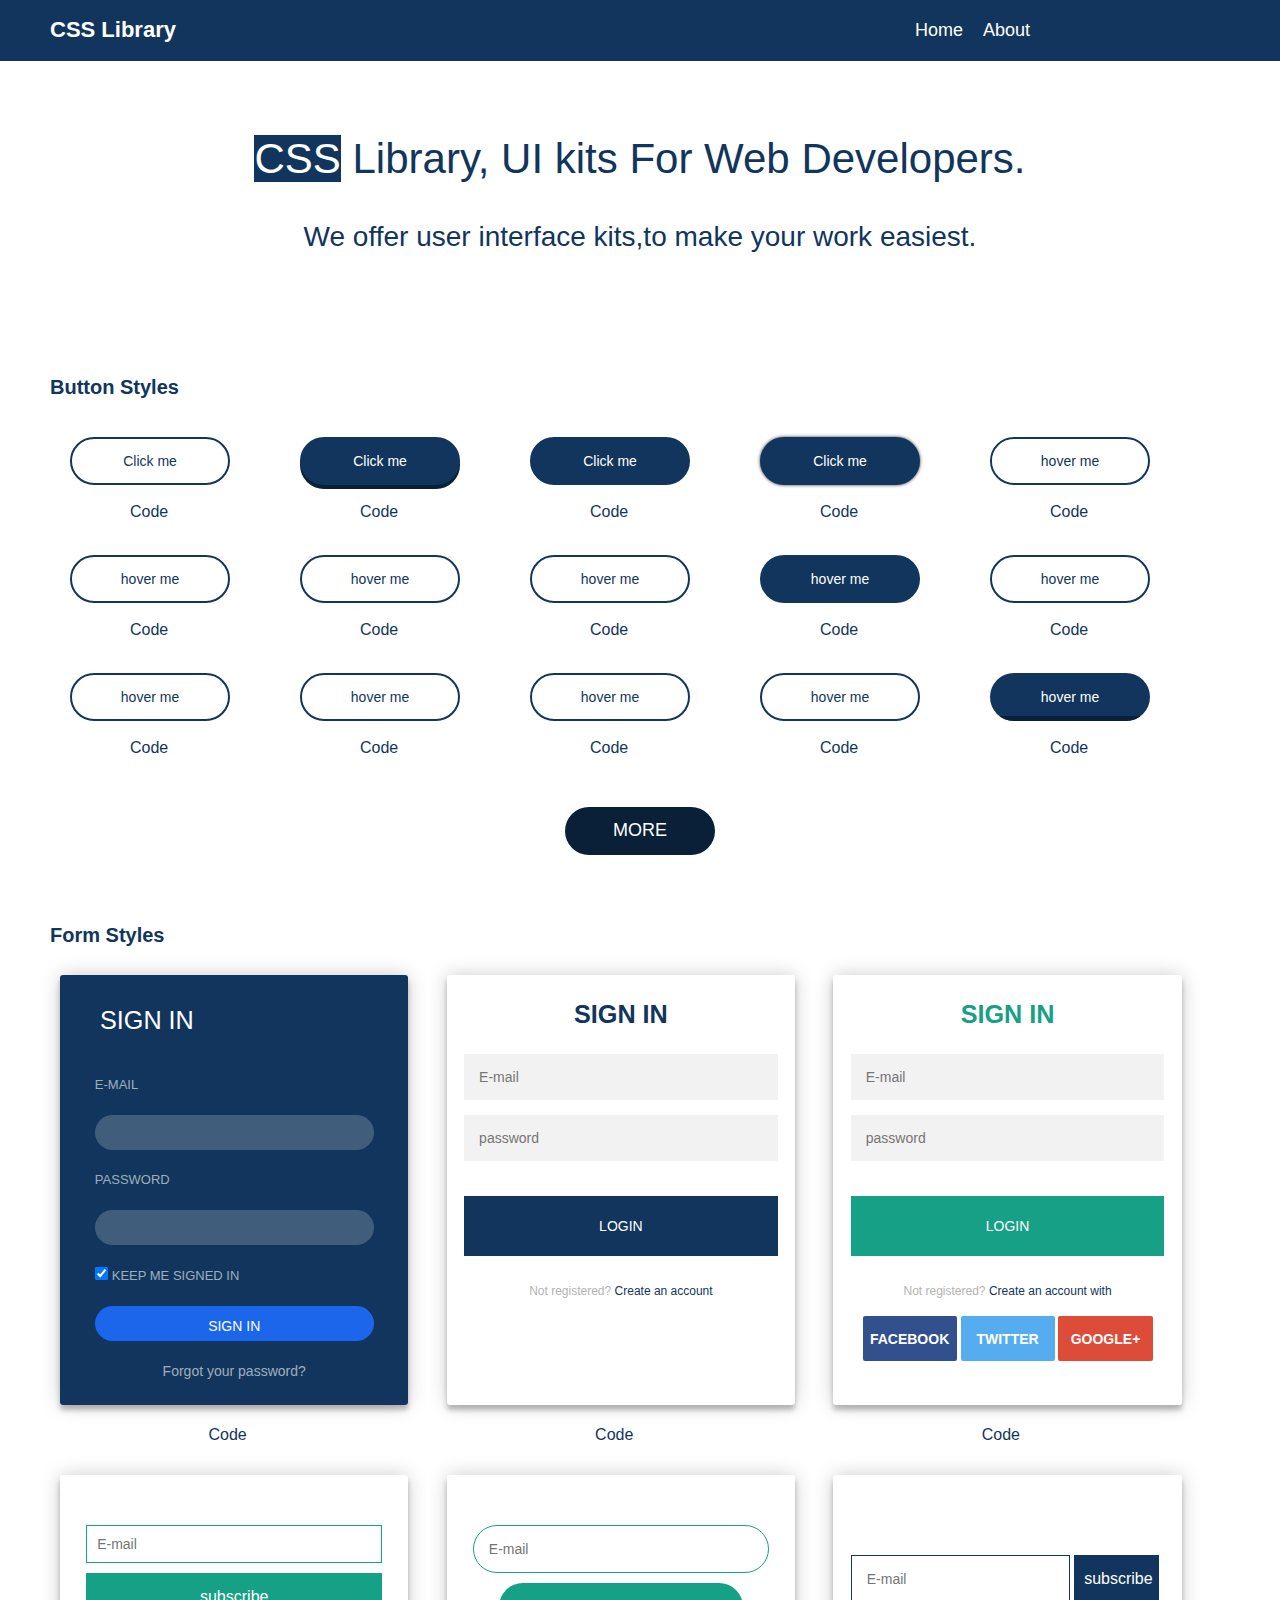
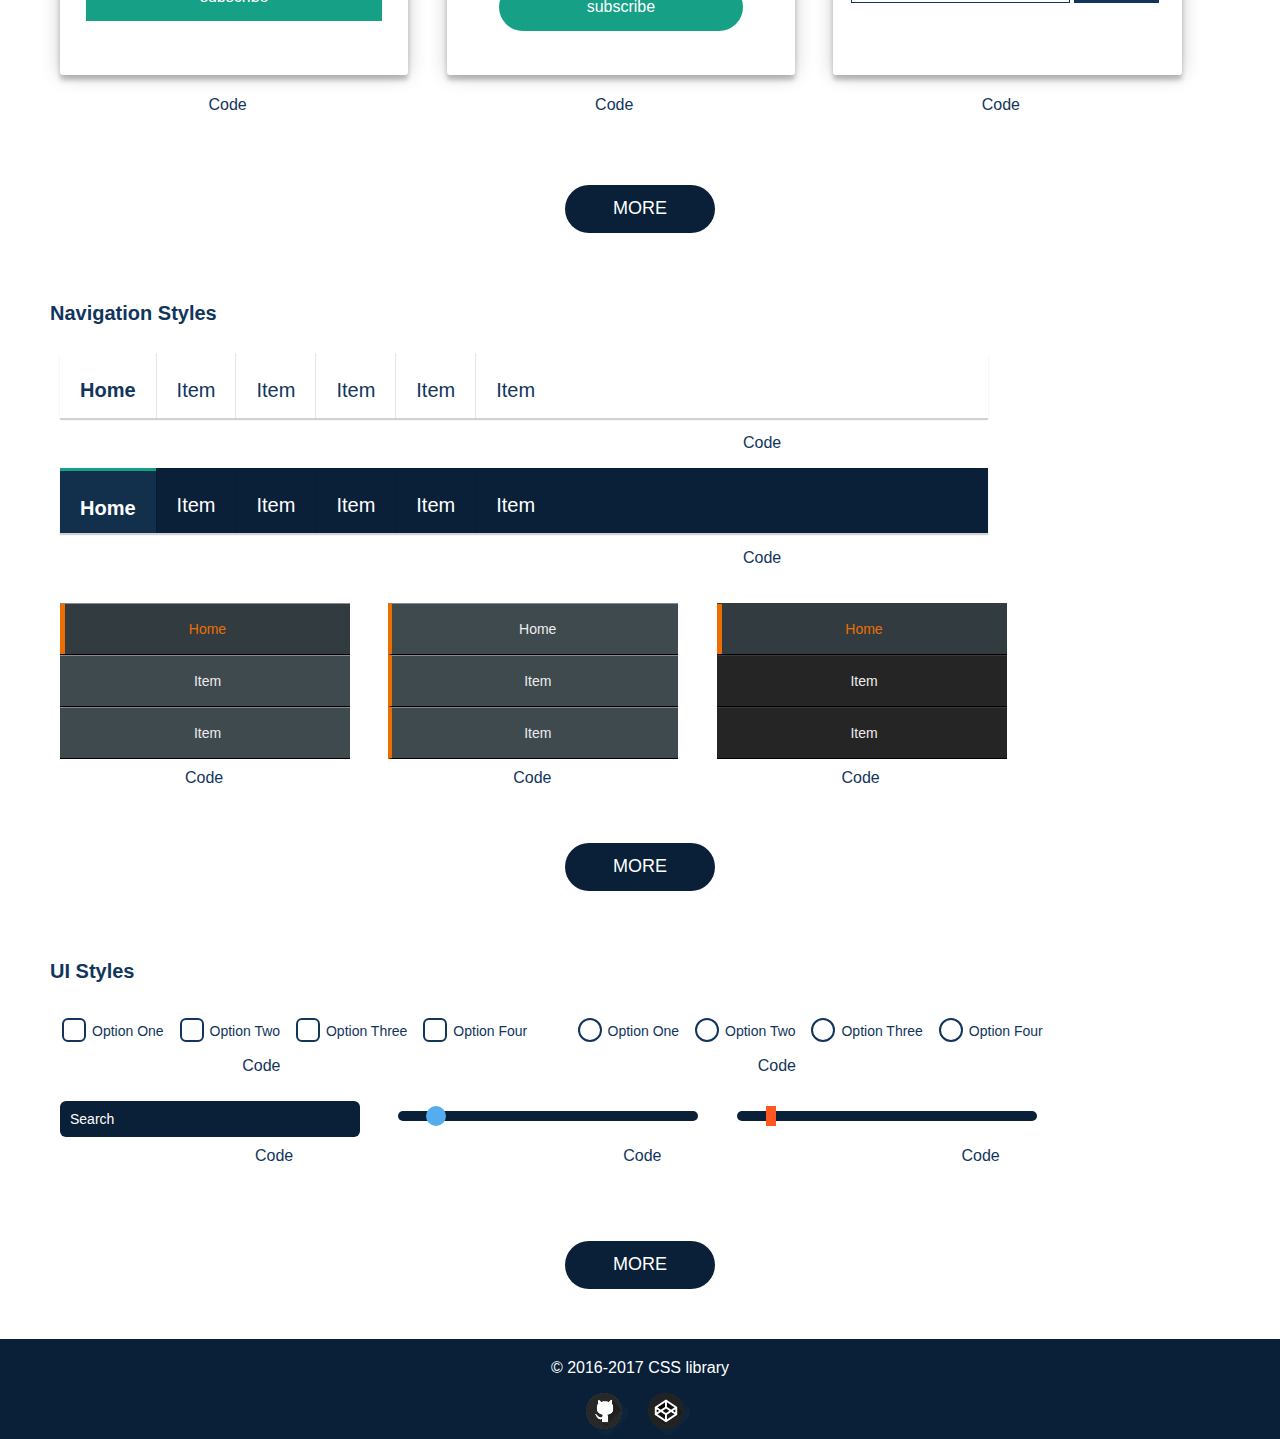
<file: index.html>
<!DOCTYPE html>                       
<html lang="en">
<head>
    <!--meta tags -->
    <meta charset="utf-8">
    <!--Compatibility meta for IE Edge-->
    <meta http-equiv="X-UA-Compatible" content="IE=edge">        
    <!--meta for mobile responsive-->
    <meta name=viewport content="width=device-width, initial-scale=1">
    <!--meta description for your site-->
    <meta name="description" content="css library, is website you can find  web UI elements Examples and complete UI kits coded with HTML5, CSS3"> 
    
    <!--Domain Name-->
    <meta name="url" content="http://csslibrary.surge.sh/">
    
    
    <!--Faceboob Open graph meta-->        
    <meta property="og:title" content="CSS Library">
    <meta property="og:type" content="UI Kit Website">
    <meta property="og:url" content="http://csslibrary.surge.sh/">
    <meta property="og:description" content="css library, is website you can find  web UI elements Examples and complete UI kits coded with HTML5, CSS3">
    <meta property="og:site_name" content="csslibrary">
    
    <!--Twitter Open graph meta--> 
    <meta name="twitter:title" content="CSS Library">
    <meta name="twitter:url" content="http://csslibrary.surge.sh/">
    <meta name="twitter:description" content="css library, is website you can find  web UI elements Examples and complete UI kits coded with HTML5, CSS3">
    <meta name="twitter:site" content="csslibrary">

    <title>CSSlibrary - CSS UI Kits for Web Developers</title>
    
    <!--css style fiels-->
    <link rel="icon" type="image/png" href="images/favicon.ico" />
    <link rel="stylesheet" href="css/normalize.css" />
    <link rel="stylesheet" href="css/custom.css" />       

</head>
<body>
    <header role="banner"
            aria-labelledby="header-intro"
            aria-describedby="header-desc">
        <!--Start navbar -->
        <nav role="navigation" class="main-nav"
             aria-label="main navigation">
            <div class="container">
                <div class="logo">
                    <h1 class="logo-name">
                        <a href="index.html">CSS Library</a>
                    </h1>
                </div><!--End logo-->
                
                <div class="nav-list">
                    <ul class="list-block">
                        <li><a href="index.html">Home</a></li>
                        <li><a href="htmlmin/about.html">About</a></li>
                    </ul>
                </div><!--End nav-list-->
            </div><!--End container-->
        </nav>
        <!--End navbar -->
        
        <!--Start header content -->
        <div class="container">
            <div class="header-content">
                <h2 id="header-intro">
                  <span>CSS</span> Library, UI kits For Web Developers.
                </h2>
                <h3 id="header-desc">
                  We offer user interface kits,to make your work easiest.
                </h3>
            </div><!--End header-content-->
        </div><!--End container-->
        <!--End header content -->
    </header>
    
    <!--Start library content-->
    <main class="library-content" role="main">
        <div class="container">
            <!--Start button library-->
            <section class="library library-btn" aria-labelledby='introBtns'>
                <h4 class="library-name" id="introBtns">button styles</h4>
                <div class="button-container">
                  <p class="vs-hide" id="newTab">Link will open in new tab</p>
                    <!--border-->
                    <button class="button btn-border">Click me</button>
                    <a href="http://codepen.io/csslibrary/pen/XdNWJP"
                       class="code" target="_blank" rel="noopener" aria-describedby="newTab">Code</a>

                    <!--3D-->
                    <button class="button btn-3d">Click me</button>
                    <a href="http://codepen.io/csslibrary/pen/dMOyvP"
                       class="code" target="_blank" rel="noopener" aria-describedby="newTab">Code</a>
                    
                    <!--animate-->
                    <button class="button btn-animate">Click me</button>
                    <a href="http://codepen.io/csslibrary/pen/dMOyRP"
                       class="code" target="_blank" rel="noopener" aria-describedby="newTab">Code</a>
                    
                    <!--stretch-->
                    <button class="button btn-stretch">Click me</button>
                    <a href="http://codepen.io/csslibrary/pen/GZNRyr"
                       class="code" target="_blank" rel="noopener" aria-describedby="newTab">Code</a>
                    
                    <!--skew-->
                    <button class="button btn-skew">hover me</button>
                    <a href="http://codepen.io/csslibrary/pen/PNboJp"
                       class="code" target="_blank" rel="noopener" aria-describedby="newTab">Code</a>
                    
                    <!--move-->
                    <button class="button btn-move btn-rt">hover me</button>
                    <a href="http://codepen.io/csslibrary/pen/GZNRQr"
                       class="code" target="_blank" rel="noopener" aria-describedby="newTab">Code</a>

                    <button class="button btn-move btn-lf">hover me</button>
                    <a href="http://codepen.io/csslibrary/pen/MybWVP"
                       class="code" target="_blank" rel="noopener" aria-describedby="newTab">Code</a> 
                    
                    <button class="button btn-move btn-tp">hover me</button>
                    <a href="http://codepen.io/csslibrary/pen/vGyYjX"
                       class="code" target="_blank" rel="noopener" aria-describedby="newTab">Code</a>  
                    
                    <!--line-->
                    <button class="button btn-line">hover me</button>
                    <a href="http://codepen.io/csslibrary/pen/YqpzJG"
                       class="code" target="_blank" rel="noopener" aria-describedby="newTab">Code</a> 
                    
                    <!--cricle-->
                    <button class="button btn-crc">hover me</button>
                    <a href="http://codepen.io/csslibrary/pen/reWNQg"
                       class="code" target="_blank" rel="noopener" aria-describedby="newTab">Code</a>
                    
                    <!--slide-->
                    <button class="button btn-slide slide-tp">hover me</button>
                    <a href="http://codepen.io/csslibrary/pen/vGyEge"
                       class="code" target="_blank" rel="noopener" aria-describedby="newTab">Code</a>
                    
                    <button class="button btn-slide slide-lf">hover me</button>
                    <a href="http://codepen.io/csslibrary/pen/VamYpz"
                       class="code" target="_blank" rel="noopener" aria-describedby="newTab">Code</a>
                    
                    <button class="button btn-slide slide-in">hover me</button>
                    <a href="http://codepen.io/csslibrary/pen/VamYbz"
                       class="code" target="_blank" rel="noopener" aria-describedby="newTab">Code</a>
                    
                    <button class="button btn-slide slide-sk">hover me</button>
                    <a href="http://codepen.io/csslibrary/pen/reWazO"
                       class="code" target="_blank" rel="noopener" aria-describedby="newTab">Code</a>
                    
                    <!--flat-->
                    <button class="button btn-flat">hover me</button>
                    <a href="http://codepen.io/csslibrary/pen/EKNawy"
                       class="code" target="_blank" rel="noopener" aria-describedby="newTab">Code</a>
                    
                  </div>
            </section>
            <!--End button library-->
            
            <a href="htmlmin/button.html" aria-label="more button styles"
               class="btn-more button">more</a>
            
            <!--Start form library-->
            <section class="library library-form"  aria-labelledby="introForms">
                <h4 class="library-name" id="introForms">form styles</h4>
                <!--signin form-->
                <div class="form-container">
                    <!--Form 1-->
                    <div class="register-form">
                        <div class="form-content">
                            <div class="register-heading">
                                <h2 id="formIntro">sign in</h2>
                            </div>
                            <div class="signin-form">
                              <form role="form" aria-labelledby="formIntro">
                                <label for="email">E-mail</label>
                                <input type="email" id="email" required/>
                                <label for="password">Password</label>
                                <input type="password" id="password" required/>
                                <input type="checkbox" checked="checked"/>
                                <label class="inline">Keep me signed in</label>
                                <button type="submit">Sign in</button>
                              </form>
                            </div>
                            <div class="password-reset">
                                <a href="#">Forgot your password?</a>
                            </div>
                        </div> <!-- End form content -->
                    </div> <!-- End register form -->
                    <a href="http://codepen.io/csslibrary/pen/LNxNNO"
                         class="code reg-code" target="_blank" rel="noopener" aria-describedby="newTab">Code</a> 
                    
                    <!--form 2-->
                    <div class="register-form">
                        <div class="form">
                            <div class="form-heading">
                                <h2>sign in</h2>
                            </div>
                            <form role="form" class="login-page" aria-labelledby="formIntro">
                                <input type="email" 
                                  placeholder="E-mail" aria-label="Enter your Email" required/>
                                <input type="password" placeholder="password" required aria-label="Enter your password"/>      
                                <button>login</button>
                            </form>
                            <p class="message">Not registered?
                                <a href="#">Create an account</a>
                            </p>
                        </div> <!-- End form -->
                    </div> <!-- End register form -->
                    <a href="http://codepen.io/csslibrary/pen/QNdNRK"
                         class="code reg-code" target="_blank" rel="noopener" aria-describedby="newTab">Code</a>
                    
                    <!--form 3-->
                    <div class="register-form">
                        <div class="form">
                            <div class="form-heading heading3">
                                <h2>sign in</h2>
                            </div>
                            <form role="form" class="login-page" aria-labelledby="formIntro">
                              <input type="email" 
                               placeholder="E-mail" aria-label="Enter your Email" required/>
                              <input type="password" placeholder="password" required aria-label="Enter your password"/>      
                            <button class="form-btn3">login</button>
                            </form>
                            <p class="message">Not registered?
                                <a href="#">Create an account with</a>
                              </p>
                            <button class="social-signin facebook">facebook</button>
                            <button class="social-signin twitter">Twitter</button>
                            <button class="social-signin google">Google+</button>
                        </div> <!-- End form -->
                    </div> <!-- End register form -->
                    <a href="http://codepen.io/csslibrary/pen/zqNKpx"
                         class="code reg-code" target="_blank" rel="noopener" aria-describedby="newTab">Code</a>  
                </div>
                <!--subscribe form-->
                <div class="form-container sub-container">
                    <!--subscribr form 1-->  
                    <div class="sub-form">
                      <form role="form">
                        <input type="email" placeholder="E-mail" aria-label="Enter your email">
                        <input type="submit" value="subscribe">
                      </form>
                    </div> 
                    <a href="http://codepen.io/csslibrary/pen/KzaQZd"
                         class="code sub-code" target="_blank" rel="noopener" aria-describedby="newTab">Code</a>  
                    
                    <!--subscribr form 3--> 
                    <div class="sub-form">
                      <form role="form" class="form-subscribe3">
                        <input type="email" placeholder="E-mail" aria-label="Enter your email">
                        <input type="submit" value="subscribe">
                      </form>
                    </div> 
                    <a href="http://codepen.io/csslibrary/pen/XdpYVM"
                         class="code sub-code" target="_blank" rel="noopener" aria-describedby="newTab">Code</a>
                    
                    <!--subscribr form 2--> 
                    <div class="sub-form">
                      <form role="form" class="form-subscribe">
                        <input type="email" placeholder="E-mail" aria-label="Enter your email">
                        <input type="submit" value="subscribe">
                      </form>
                    </div> 
                    <a href="http://codepen.io/csslibrary/pen/MyJXgW"
                         class="code sub-code" target="_blank" rel="noopener" aria-describedby="newTab">Code</a>
                </div>
            </section>
            <!--End form library-->
            
            <a href="htmlmin/form.html" aria-label="more form styles"
               class="btn-more button">more</a>
            
            <!--Start navigation library-->
            <section class="library library-nav" aria-labelledby="introNav">
                <h4 class="library-name" id="introNav">navigation styles</h4>
                <div class="nav-container">
                    <!--nav 1-->
                    <ul class="nav">
                        <li><a href="#">Home</a></li>
                        <li><a href="#">Item</a></li>
                        <li><a href="#">Item</a></li>
                        <li><a href="#">Item</a></li>
                        <li><a href="#">Item</a></li>
                        <li><a href="#">Item</a></li>
                    </ul>   
                    <a href="http://codepen.io/csslibrary/pen/mPWeON"
                         class="code" target="_blank" rel="noopener" aria-describedby="newTab">Code</a>   
                    <!--nav 2-->
                    <ul class="nav nav2">
                        <li class="active1"><a href="#">Home</a></li>
                        <li><a href="#">Item</a></li>
                        <li><a href="#">Item</a></li>
                        <li><a href="#">Item</a></li>
                        <li><a href="#">Item</a></li>
                        <li><a href="#">Item</a></li>
                    </ul>
                    <a href="http://codepen.io/csslibrary/pen/qZrZpP"
                         class="code" target="_blank" rel="noopener" aria-describedby="newTab">Code</a>
                </div>
                <div class="nav-container nav-vr-container">
                    <!--nav 3-->
                    <ul class="navbar">
                        <li class="active"><a href="#">Home</a></li>
                        <li><a href="#">Item</a></li>
                        <li><a href="#">Item</a></li>
                    </ul>
                    <a href="http://codepen.io/csslibrary/pen/VapvJY"
                         class="code" target="_blank" rel="noopener" aria-describedby="newTab">Code</a>  
                    
                    <!--nav 4-->
                    <ul class="navbar navbar4">
                        <li class="active4"><a href="#">Home</a></li>
                        <li><a href="#">Item</a></li>
                        <li><a href="#">Item</a></li>
                    </ul>
                    <a href="http://codepen.io/csslibrary/pen/grmrqE"
                         class="code" target="_blank" rel="noopener" aria-describedby="newTab">Code</a>  
                    
                    <!--nav 5-->
                    <ul class="navbar navbar5">
                        <li class="active"><a href="#">Home</a></li>
                        <li><a href="#">Item</a></li>
                        <li><a href="#">Item</a></li>
                    </ul>
                    <a href="http://codepen.io/csslibrary/pen/GZWWPM"
                         class="code" target="_blank" rel="noopener" aria-describedby="newTab">Code</a>                          
                </div>                    
            </section>
            <!--End navigation library-->
            
            <a href="htmlmin/nav.html" aria-label="more navigation style"
               class="btn-more button">more</a>
            
            <!--Start ui library-->
            <section class="library library-ui" aria-labelledby="introUi">
                <h4 class="library-name" id="introUi">UI styles</h4>
                <div class="ui-container">
                    <!--checkbox-->
                    <div class="checkbox">
                        <input type="checkbox" id="checkbox1">
                        <label for="checkbox1">Option One</label>
                        <input type="checkbox" id="checkbox2">
                        <label for="checkbox2">Option Two</label>
                        <input type="checkbox" id="checkbox3">
                        <label for="checkbox3">Option Three</label>
                        <input type="checkbox" id="checkbox4">
                        <label for="checkbox4">Option Four</label>
                      </div>
                    <a href="http://codepen.io/csslibrary/pen/EKWmNg"
                         class="code" target="_blank" rel="noopener" aria-describedby="newTab">Code</a>
                    <!--radio-->
                    <div class="radio">
                      <form role="form">
                        <input type="radio" id="radio1" name="radio-group">
                        <label for="radio1">Option One</label>
                        <input type="radio" id="radio2" name="radio-group">
                        <label for="radio2">Option Two</label>
                        <input type="radio" id="radio3" name="radio-group">
                        <label for="radio3">Option Three</label>
                        <input type="radio" id="radio4" name="radio-group">
                        <label for="radio4">Option Four</label>
                      </form>
                    </div>  
                    <a href="http://codepen.io/csslibrary/pen/qZrmRm"
                         class="code" target="_blank" rel="noopener" aria-describedby="newTab">Code</a> 
                    
                    <!--searc box-->
                      <input class="search" type="text" placeholder="Search" aria-label="Search"/>
                    <a href="http://codepen.io/csslibrary/pen/yOMbpN"
                         class="code search-code" target="_blank" rel="noopener" aria-describedby="newTab">Code</a>
                    
                    <!--range-->
                    <input type="range" min="0" max="50" value="5" class="range" />
                    <a href="http://codepen.io/csslibrary/pen/EKWXKQ"
                         class="code range-code range-code1" target="_blank" rel="noopener" aria-describedby="newTab">Code</a>
                    <!--range 2-->
                    <input type="range" min="0" max="50" value="5" class="range2" />
                    <a href="http://codepen.io/csslibrary/pen/EKWXKQ"
                         class="code range-code range-code2" target="_blank" rel="noopener" aria-describedby="newTab">Code</a>

                   
                </div>
            </section>
            <!--End ui library-->
            <a href="htmlmin/ui.html" aria-label="more UI style"
               class="btn-more button">more</a>                
            
        </div><!--End container-->
    </main>
    <!--End library content-->

    <!--Start Footer-->
    <footer role=contentinfo>
        <div class="container">
            <p class="copyright">&copy; 2016-2017 CSS library</p>
                <ul>
                    <li>
                        <a href="https://github.com/Muhnad">
                            <img src="images/github.png" alt="Github website Source">
                            <!-- this Icon from iconfinder-->
                        </a>
                    </li>
                    <li>
                        <a href="http://codepen.io/csslibrary">
                            <img src="images/codepen.png" alt="csslibrary in codepen">
                            <!-- this Icon from iconfinder-->
                        </a>
                    </li>
                </ul>
        </div>
    </footer>
    <!--End Footer-->
    
    <!--JS Analytic Scripts -->
    <script>
      (function(i,s,o,g,r,a,m){i['GoogleAnalyticsObject']=r;i[r]=i[r]||function(){
      (i[r].q=i[r].q||[]).push(arguments)},i[r].l=1*new Date();a=s.createElement(o),
      m=s.getElementsByTagName(o)[0];a.async=1;a.src=g;m.parentNode.insertBefore(a,m)
      })(window,document,'script','https://www.google-analytics.com/analytics.js','ga');

      ga('create', 'UA-77427944-1', 'auto');
      ga('send', 'pageview');
    </script>
</body>
</html>
</file>
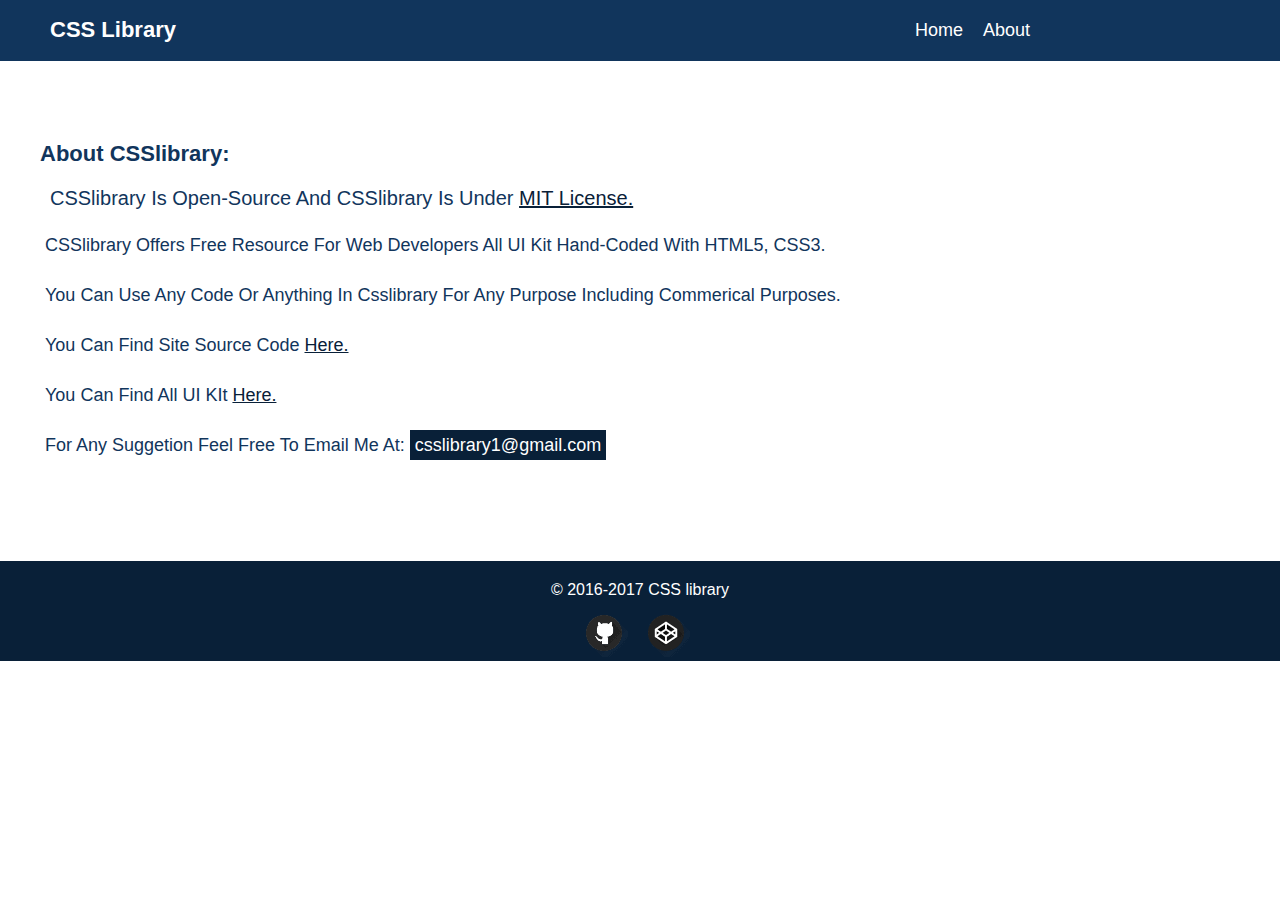
<file: htmlmin/about.html>
<!DOCTYPE html>
<html>
    <head>
        
        <!--meta tags -->
        <meta charset="utf-8">
        
        <!--Compatibility meta for IE Edge-->
        <meta http-equiv="X-UA-Compatible" content="IE=edge">
        
        <!--meta for mobile responsive-->
        <meta name=viewport content="width=device-width, initial-scale=1">
        
        <!--meta description for your site-->
        <meta name="description" content="css library, is website you can find  web UI elements Examples and complete UI kits coded with HTML5, CSS3"> 
        
        <!--Domain Name-->
        <meta name="url" content="http://www.csslibrary.cf/">
        
        
        <!--Faceboob Open graph meta-->        
        <meta property="og:title" content="CSS Library">
        <meta property="og:type" content="UI Kit Website">
        <meta property="og:url" content="http://www.csslibrary.cf/">
        <meta property="og:description" content="css library, is website you can find  web UI elements Examples and complete UI kits coded with HTML5, CSS3">
        <meta property="og:image" content="http://i.imgur.com/chD7fo3.png">  
        <meta property="og:site_name" content="csslibrary">
        
        <!--Twitter Open graph meta--> 
        <meta name="twitter:title" content="CSS Library">
        <meta name="twitter:url" content="http://www.csslibrary.cf/">
        <meta name="twitter:description" content="css library, is website you can find  web UI elements Examples and complete UI kits coded with HTML5, CSS3">
        <meta name="twitter:image" content="http://i.imgur.com/chD7fo3.png">        
        <meta name="twitter:site" content="csslibrary">        
        
        <title>About CSSlibrary - CSS UI Kits for Web Developers</title>
        
        <!--css style fiels-->
        <link rel="icon" type="image/png" href="../images/favicon.ico"/>
        <link rel="stylesheet" href="../css/normalize.css">
        <link rel="stylesheet" href="../css/about.css">
    </head>
    <body>
        <header>
            <!--Start navbar -->
            <nav class="main-nav">
                <div class="container">
                    <div class="logo">
                        <h3 class="logo-name">
                            <a href="../index.html">CSS Library</a></h3>
                    </div><!--End logo-->
                    <div class="nav-list">
                        <ul class="list-block">
                            <li><a href="../index.html">Home</a></li>
                            <li><a href="about.html">About</a></li>
                        </ul>
                    </div><!--End nav-list-->
                </div><!--End container-->
            </nav>
            <!--End navbar -->
        </header>
        <!--Start main-->
        <main>
            <div class="container">
                <div class="intro">
                    <h2>About CSSlibrary:</h2>
                    <h3>CSSlibrary is open-source and CSSlibrary is under
                        <a href="license.html">MIT license.</a> 
                    </h3>
                    <p>CSSlibrary offers free
                        resource for web developers all UI kit hand-coded with HTML5, CSS3.</p>
                    <p>you can use any code or anything in csslibrary
                        for any purpose including commerical purposes.</p>
                    <p>you can find site source code <a href="https://github.com/Muhnad/CSSlibrary">here.</a></p>
                    <p>you can find all UI KIt <a href="codepen.io/csslibrary">here.</a></p>
                    <p>For any suggetion Feel Free to Email me at: 
                        <span>csslibrary1@gmail.com</span>
                    </p>
                </div>
            </div>
        </main>
        <!--End main-->
        <!--Start Footer-->
        <footer>
            <div class="container">
                <p class="copyright">&copy; 2016-2017 CSS library</p>
                    <ul>
                        <li>
                            <a href="https://github.com/Muhnad">
                                <img src="../images/github.png" alt="Github logo">
                                <!-- this Icon from iconfinder-->
                            </a>
                        </li>
                        <li>
                            <a href="http://codepen.io/csslibrary">
                                <img src="../images/codepen.png" alt="codepen logo">
                                <!-- this Icon from iconfinder-->
                            </a>
                        </li>
                    </ul>
            </div>
        </footer>
        <!--End Footer-->       
        
        <script></script>
    </body>
</html>
</file>
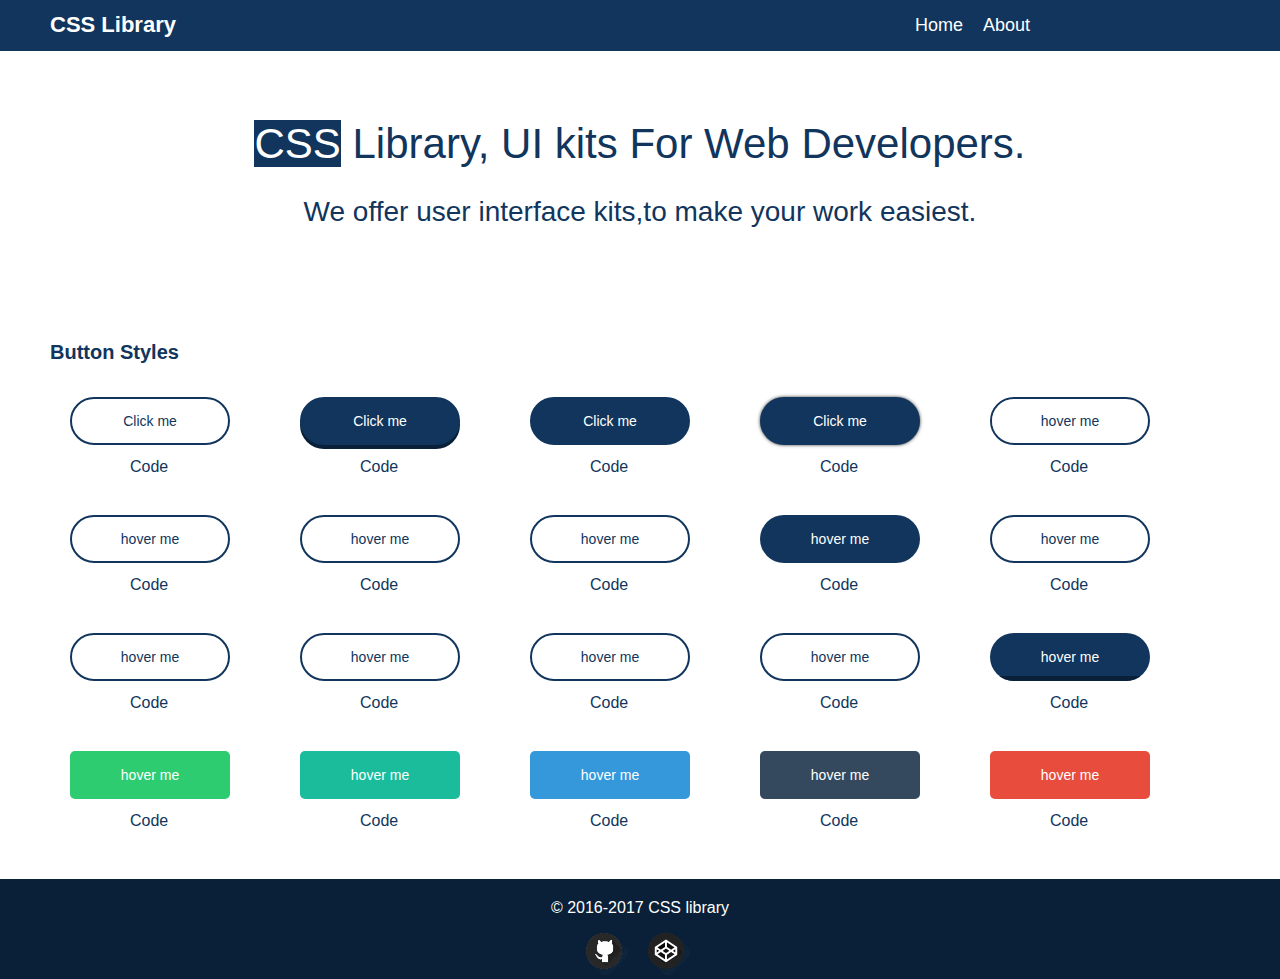
<file: htmlmin/button.html>
<!DOCTYPE html>
<html>
    <head>
        
        <!--meta tags -->
        <meta charset="utf-8">
        
        <!--Compatibility meta for IE Edge-->
        <meta http-equiv="X-UA-Compatible" content="IE=edge">
        
        <!--meta for mobile responsive-->
        <meta name=viewport content="width=device-width, initial-scale=1">
        
        <!--meta description for your site-->
        <meta name="description" content="css library, is website you can find  web UI elements Examples and complete UI kits coded with HTML5, CSS3"> 
        
        <!--Domain Name-->
        <meta name="url" content="http://www.csslibrary.cf/">
        
        
        <!--Faceboob Open graph meta-->        
        <meta property="og:title" content="CSS Library">
        <meta property="og:type" content="UI Kit Website">
        <meta property="og:url" content="http://www.csslibrary.cf/">
        <meta property="og:description" content="css library, is website you can find  web UI elements Examples and complete UI kits coded with HTML5, CSS3">
        <meta property="og:image" content="http://i.imgur.com/chD7fo3.png">  
        <meta property="og:site_name" content="csslibrary">
        
        <!--Twitter Open graph meta--> 
        <meta name="twitter:title" content="CSS Library">
        <meta name="twitter:url" content="http://www.csslibrary.cf/">
        <meta name="twitter:description" content="css library, is website you can find  web UI elements Examples and complete UI kits coded with HTML5, CSS3">
        <meta name="twitter:image" content="http://i.imgur.com/chD7fo3.png">        
        <meta name="twitter:site" content="csslibrary">
        
        <title>csslibrary | Buttons </title>
        
        <!--css style fiels-->
        <link rel="icon" type="image/png" href="../images/favicon.ico"/>
        <link rel="stylesheet" href="../css/normalize.css">
        <link rel="stylesheet" href="../css/button.css">
    </head>
    <body>
        <!--Start Header-->
        <header>
            <!--Start navbar -->
            <nav class="main-nav">
                <div class="container">
                    <div class="logo">
                        <h3 class="logo-name">
                            <a href="../index.html">CSS Library</a></h3>
                    </div><!--End logo-->
                    <div class="nav-list">
                        <ul class="list-block">
                            <li><a href="../index.html">Home</a></li>
                            <li><a href="about.html">About</a></li>
                        </ul>
                    </div><!--End nav-list-->
                </div><!--End container-->
            </nav>
            <!--End navbar -->
            <!--Start header content -->
            <div class="container">
                <div class="header-content">
                    <h1><span>CSS</span> Library, UI kits For Web Developers.</h1>
                    <h2>We offer user interface kits,to make your work easiest.</h2>
                </div><!--End header-content-->
            </div><!--End container-->
            <!--End header content -->
        </header>
        <!--End Header-->
        
        <!--Start library content-->
        <main class="library-content">
            <div class="container">
                <!--Start button library-->
                <section class="library library-btn">
                    <h4 class="library-name">button styles</h4>
                      <div class="button-container">
                          <!--border-->
                          <button class="button btn-border">Click me</button>
                          <a href="http://codepen.io/csslibrary/pen/XdNWJP"
                             class="code" target="_blank">Code</a>
                          
                          <!--3D-->
                          <button class="button btn-3d">Click me</button>
                          <a href="http://codepen.io/csslibrary/pen/dMOyvP"
                             class="code" target="_blank">Code</a>
                          
                          <!--animate-->
                          <button class="button btn-animate">Click me</button>
                          <a href="http://codepen.io/csslibrary/pen/dMOyRP"
                             class="code" target="_blank">Code</a>
                          
                          <!--stretch-->
                          <button class="button btn-stretch">Click me</button>
                          <a href="http://codepen.io/csslibrary/pen/GZNRyr"
                             class="code" target="_blank">Code</a>
                          
                          <!--skew-->
                          <button class="button btn-skew">hover me</button>
                          <a href="http://codepen.io/csslibrary/pen/PNboJp"
                             class="code" target="_blank">Code</a>
                          
                          <!--move-->
                          <button class="button btn-move btn-rt">hover me</button>
                          <a href="http://codepen.io/csslibrary/pen/GZNRQr"
                             class="code" target="_blank">Code</a>

                          <button class="button btn-move btn-lf">hover me</button>
                          <a href="http://codepen.io/csslibrary/pen/MybWVP"
                             class="code" target="_blank">Code</a> 
                          
                          <button class="button btn-move btn-tp">hover me</button>
                          <a href="http://codepen.io/csslibrary/pen/vGyYjX"
                             class="code" target="_blank">Code</a>  
                          
                          <!--line-->
                          <button class="button btn-line">hover me</button>
                          <a href="http://codepen.io/csslibrary/pen/YqpzJG"
                             class="code" target="_blank">Code</a> 
                          
                          <!--cricle-->
                          <button class="button btn-crc">hover me</button>
                          <a href="http://codepen.io/csslibrary/pen/reWNQg"
                             class="code" target="_blank">Code</a>
                          
                          <!--slide-->
                          <button class="button btn-slide slide-tp">hover me</button>
                          <a href="http://codepen.io/csslibrary/pen/vGyEge"
                             class="code" target="_blank">Code</a>
                          
                          <button class="button btn-slide slide-lf">hover me</button>
                          <a href="http://codepen.io/csslibrary/pen/VamYpz"
                             class="code" target="_blank">Code</a>
                          
                          <button class="button btn-slide slide-in">hover me</button>
                          <a href="http://codepen.io/csslibrary/pen/VamYbz"
                             class="code" target="_blank">Code</a>
                          
                          <button class="button btn-slide slide-sk">hover me</button>
                          <a href="http://codepen.io/csslibrary/pen/reWazO"
                             class="code" target="_blank">Code</a>
                          
                          <!--flat-->
                          <button class="button btn-flat">hover me</button>
                          <a href="http://codepen.io/csslibrary/pen/EKNawy"
                             class="code" target="_blank">Code</a>
                          <!--simple-->

                          <button class="button button-simple btn-si">hover me</button>
                          <a href="http://codepen.io/csslibrary/pen/bpqzGj"
                             class="code" target="_blank">Code</a> 
                          
                          <button class="button button-simple btn-si2">hover me</button>
                          <a href="http://codepen.io/csslibrary/pen/qZrgEa"
                             class="code" target="_blank">Code</a> 
                          
                          <button class="button button-simple btn-si3">hover me</button>
                          <a href="http://codepen.io/csslibrary/pen/QNpYLJ"
                             class="code" target="_blank">Code</a> 
                          
                          <button class="button button-simple btn-si4">hover me</button>
                          <a href="http://codepen.io/csslibrary/pen/bpqzNx"
                             class="code" target="_blank">Code</a> 
                          
                          <button class="button button-simple btn-si5">hover me</button>
                          <a href="http://codepen.io/csslibrary/pen/mPWvVp"
                             class="code" target="_blank">Code</a>                            
                      </div>
                </section>
                <!--End button library-->
            
            </div><!--End container-->
        </main>
        <!--End library content-->
        
        <!--Start Footer-->
        <footer>
            <div class="container">
                <p class="copyright">&copy; 2016-2017 CSS library</p>
                    <ul>
                        <li>
                            <a href="https://github.com/Muhnad">
                                <img src="../images/github.png" alt="Github logo">
                                <!-- this Icon from iconfinder-->
                            </a>
                        </li>
                        <li>
                            <a href="http://codepen.io/csslibrary">
                                <img src="../images/codepen.png" alt="codepen logo">
                                <!-- this Icon from iconfinder-->
                            </a>
                        </li>
                    </ul>
            </div>
        </footer>
        <!--End Footer-->
    </body>
</html>
</file>
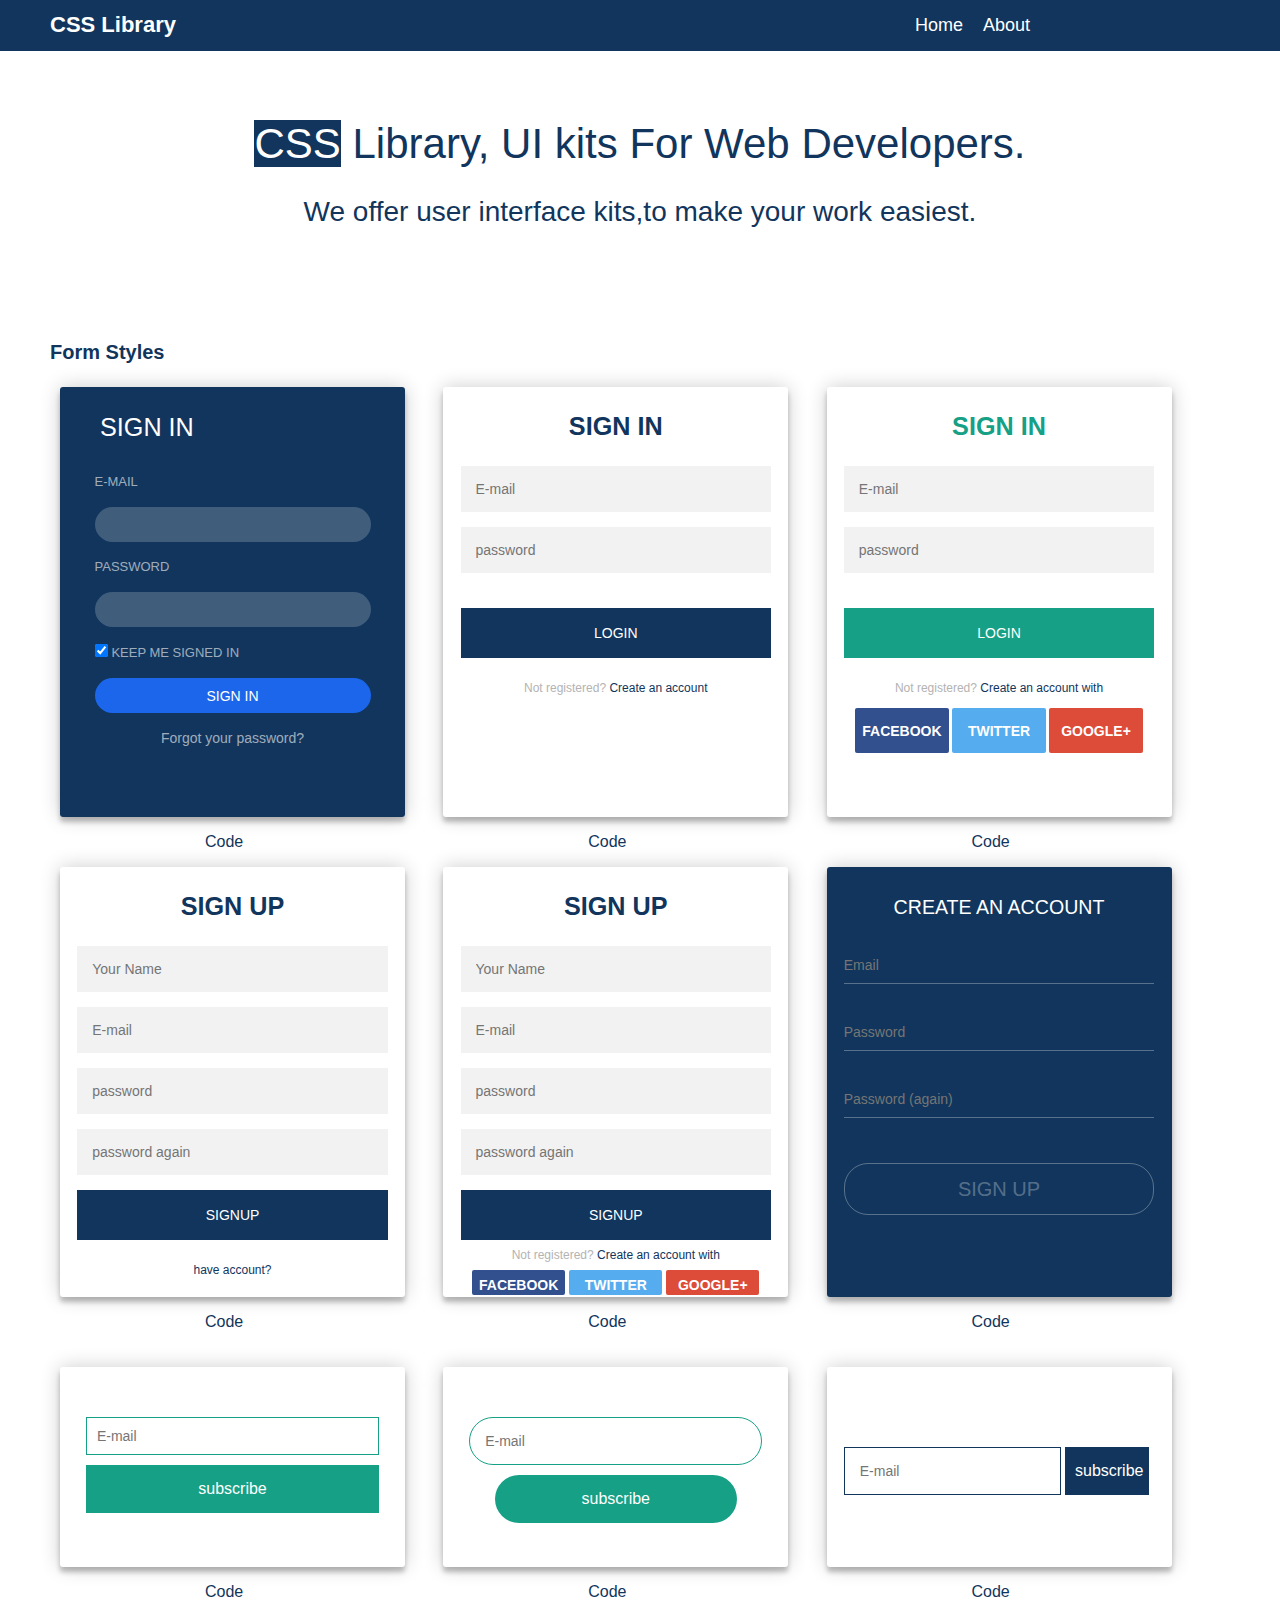
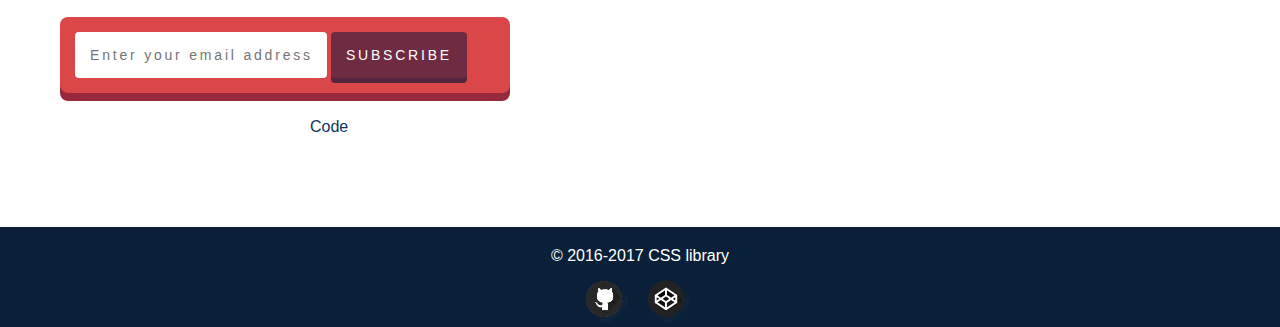
<file: htmlmin/form.html>
<!DOCTYPE html>
<html>
    <head>
        
        <!--meta tags -->
        <meta charset="utf-8">
        
        <!--Compatibility meta for IE Edge-->
        <meta http-equiv="X-UA-Compatible" content="IE=edge">
        
        <!--meta for mobile responsive-->
        <meta name=viewport content="width=device-width, initial-scale=1">
        
        <!--meta description for your site-->
        <meta name="description" content="css library, is website you can find  web UI elements Examples and complete UI kits coded with HTML5, CSS3"> 
        
        <!--Domain Name-->
        <meta name="url" content="http://www.csslibrary.cf/">
        
        
        <!--Faceboob Open graph meta-->        
        <meta property="og:title" content="CSS Library">
        <meta property="og:type" content="UI Kit Website">
        <meta property="og:url" content="http://www.csslibrary.cf/">
        <meta property="og:description" content="css library, is website you can find  web UI elements Examples and complete UI kits coded with HTML5, CSS3">
        <meta property="og:image" content="http://i.imgur.com/chD7fo3.png">  
        <meta property="og:site_name" content="csslibrary">
        
        <!--Twitter Open graph meta--> 
        <meta name="twitter:title" content="CSS Library">
        <meta name="twitter:url" content="http://www.csslibrary.cf/">
        <meta name="twitter:description" content="css library, is website you can find  web UI elements Examples and complete UI kits coded with HTML5, CSS3">
        <meta name="twitter:image" content="http://i.imgur.com/chD7fo3.png">        
        <meta name="twitter:site" content="csslibrary">
        
        <title>csslibrary | forms</title>
        
        <!--css style fiels-->
        <link rel="icon" type="image/png" href="../images/favicon.ico"/>
        <link rel="stylesheet" href="../css/normalize.css">
        <link rel="stylesheet" href="../css/form.css">
    </head>
    <body>
        <header>
            <!--Start navbar -->
            <nav class="main-nav">
                <div class="container">
                    <div class="logo">
                        <h3 class="logo-name">
                            <a href="../index.html">CSS Library</a></h3>
                    </div><!--End logo-->
                    <div class="nav-list">
                        <ul class="list-block">
                            <li><a href="../index.html">Home</a></li>
                            <li><a href="about.html">About</a></li>
                        </ul>
                    </div><!--End nav-list-->
                </div><!--End container-->
            </nav>
            <!--End navbar -->
            <!--Start header content -->
            <div class="container">
                <div class="header-content">
                    <h1><span>CSS</span> Library, UI kits For Web Developers.</h1>
                    <h2>We offer user interface kits,to make your work easiest.</h2>
                </div><!--End header-content-->
            </div><!--End container-->
            <!--End header content -->
        </header>
        <!--Start library content-->
        <main class="library-content">
            <div class="container">
                <!--Start form library-->
                <section class="library library-form">
                    <h4 class="library-name">form styles</h4>
                    <!--signin form-->
                    <div class="form-container">
                        <!--Form 1-->
                        <div class="register-form">
                              <div class="form-content">
                                <div class="register-heading">
                                    <h2>sign in</h2>
                                </div>
                                <div class="signin-form">
                                  <form>
                                    <label>E-mail</label>
                                    <input type="email" required/>
                                    <label>Password</label>
                                    <input type="password" required/>
                                    <input type="checkbox" checked="checked"/>
                                    <label class="inline">Keep me signed in</label>
                                    <button type="submit">Sign in</button>
                                  </form>
                                </div>
                                <div class="password-reset">
                                    <a href="#">Forgot your password?</a>
                                  </div>
                              </div>
                        </div>
                        <a href="http://codepen.io/csslibrary/pen/LNxNNO"
                             class="code reg-code" target="_blank">Code</a> 
                        
                        <!--form 2-->
                        <div class="register-form">
                            <div class="form">
                                <div class="form-heading">
                                    <h2>sign in</h2>
                                </div>
                                <form class="login-page">
                                    <input type="email" 
                                      placeholder="E-mail" required/>
                                    <input type="password" placeholder="password" required/>      
                                    <button class="form-btn2">login</button>
                                </form>
                                <p class="message">Not registered?
                                    <a href="#">Create an account</a>
                                </p>
                            </div>
                        </div>
                        <a href="http://codepen.io/csslibrary/pen/QNdNRK"
                             class="code reg-code" target="_blank">Code</a>
                        
                        <!--form 3-->
                        <div class="register-form">
                            <div class="form">
                                <div class="form-heading heading3">
                                    <h2>sign in</h2>
                                </div>
                                <form class="login-page">
                                  <input type="email" 
                                   placeholder="E-mail" required/>
                                  <input type="password" placeholder="password" required/>      
                                <button class="form-btn3">login</button>
                                </form>
                                <p class="message">Not registered?
                                      <a href="#">Create an account with</a>
                                  </p>
                                <button class="social-signin facebook">facebook</button>
                                <button class="social-signin twitter">Twitter</button>
                                <button class="social-signin google">Google+</button>
                            </div>
                        </div>
                        <a href="http://codepen.io/csslibrary/pen/zqNKpx"
                             class="code reg-code" target="_blank">Code</a>  
                        
                        <!--Form 4 signup-->
                        <div class="register-form signup">
                            <div class="form">
                                <div class="form-heading heading4">
                                    <h2>sign up</h2>
                                </div>
                                <form class="signup-page">
                                <input type="text"  placeholder="Your Name" required>
                                    <input type="email" 
                                       placeholder="E-mail" required/>
                                    <input type="password" placeholder="password" required/>
                                    <input type="password" 
                                           placeholder="password again" required/>
                                    <button class="form-btn form-btn4">signup</button>
                                </form>
                                <p class="message">
                                      <a href="#">have account?</a>
                                  </p>
                            </div>                            
                        </div>
                        <a href="http://codepen.io/csslibrary/pen/rewLLM"
                             class="code reg-code" target="_blank">Code</a>
                        
                        <!--form 5-->
                        <div class="register-form form5">
                            <div class="form">
                                <div class="form-heading heading5">
                                    <h2>sign up</h2>
                                </div>
                                <form class="signup-page">
                                    <input type="text" placeholder="Your Name" required />
                                    <input type="email" 
                                   placeholder="E-mail" required/>
                                    <input type="password" placeholder="password" required />
                                    <input type="password" 
                                           placeholder="password again" required />
                                <button class="form-btn5">signup</button>
                                </form>
                                <p class="message massage-form5">Not registered?
                                      <a href="#">Create an account with</a>
                                  </p>
                                <button class="social-signin facebook 
                                               social-form5">Facebook</button>
                                <button class="social-signin twitter
                                               social-form5">Twitter</button>
                                <button class="social-signin google 
                                               social-form5">Google+</button>
                            </div>
                        </div>
                        <a href="http://codepen.io/csslibrary/pen/MyoeyK"
                             class="code reg-code" target="_blank">Code</a>
                        
                        <!--form 6-->
                        <div class="register-form form6">
                            <div class="form">
                              <h3>Create an account</h3>
                              <input type="email" placeholder="Email"  required>
                              <input type="password" placeholder="Password" required>
                              <input type="password" placeholder="Password (again)" required>
                              <button class="btn-form6">Sign Up</button>
                            </div>
                        </div>
                        <a href="http://codepen.io/csslibrary/pen/VaWWYy"
                             class="code reg-code" target="_blank">Code</a>
                        
                    </div>
                    <!--subscribe form-->
                    <div class="form-container sub-container">
                        <!--subscribr form 1-->  
                        <div class="sub-form">
                          <form>
                            <input type="email" placeholder="E-mail">
                            <input type="submit" value="subscribe">
                          </form>
                        </div> 
                        <a href="http://codepen.io/csslibrary/pen/KzaQZd"
                             class="code sub-code" target="_blank">Code</a>  
                        
                        <!--subscribr form 3--> 
                        <div class="sub-form">
                          <form class="form-subscribe3">
                            <input type="email" placeholder="E-mail">
                            <input type="submit" value="subscribe">
                          </form>
                        </div> 
                        <a href="http://codepen.io/csslibrary/pen/XdpYVM"
                             class="code sub-code" target="_blank">Code</a>                           
                        
                        <!--subscribr form 2--> 
                        <div class="sub-form">
                          <form class="form-subscribe">
                            <input type="email" placeholder="E-mail">
                            <input type="submit" value="subscribe">
                          </form>
                        </div> 
                        <a href="http://codepen.io/csslibrary/pen/MyJXgW"
                             class="code sub-code" target="_blank">Code</a>
                        
                        <!--subscribe form 4-->
                        <div class="sub">
                              <form class="form-subscribe4">
                                <input type="text" class="email-field" 
                                       placeholder="Enter your email address…">
                                <input type="submit" class="sub-btn"  value="Subscribe">
                              </form>
                        </div>  
                        <a href="http://codepen.io/csslibrary/pen/ONgpqm"
                             class="code code4 sub-code" target="_blank">Code</a>                        
                    </div>
                </section>
                <!--End form library-->
                
            </div><!--End container-->
        </main>
        <!--End library content-->
        <!--Start Footer-->
        <footer>
            <div class="container">
                <p class="copyright">&copy; 2016-2017 CSS library</p>
                    <ul>
                        <li>
                            <a href="https://github.com/Muhnad">
                                <img src="../images/github.png" alt="Github logo">
                                <!-- this Icon from iconfinder-->
                            </a>
                        </li>
                        <li>
                            <a href="http://codepen.io/csslibrary">
                                <img src="../images/codepen.png" alt="codepen logo">
                                <!-- this Icon from iconfinder-->
                            </a>
                        </li>
                    </ul>
            </div>
        </footer>
        <!--End Footer-->      
        
         <!--JS Scripts -->
        <script></script>
    </body>
</html>
</file>
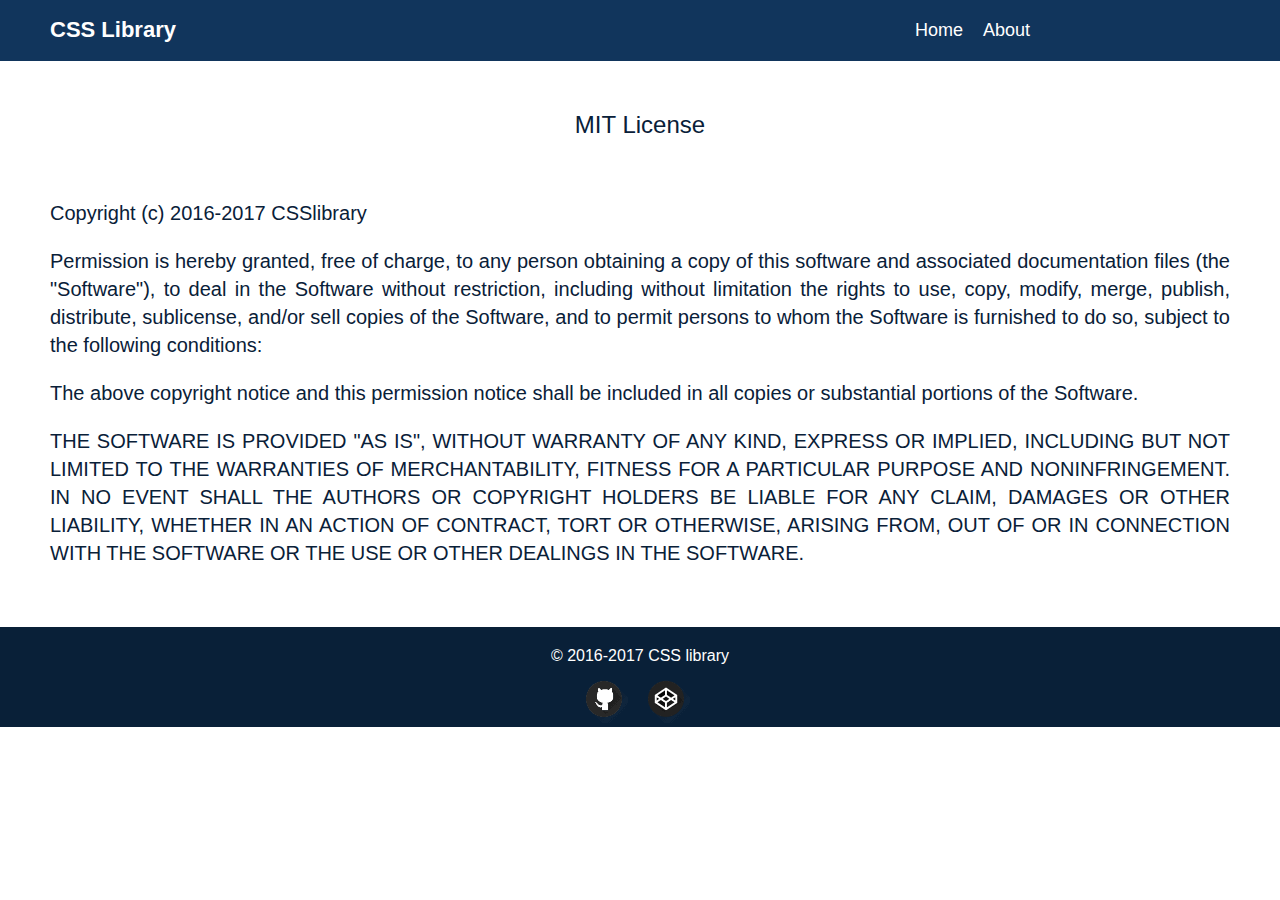
<file: htmlmin/license.html>
<!DOCTYPE html>
<html>
    <head>
        
        <!--meta tags -->
        <meta charset="utf-8">
        
        <!--Compatibility meta for IE Edge-->
        <meta http-equiv="X-UA-Compatible" content="IE=edge">
        
        <!--meta for mobile responsive-->
        <meta name=viewport content="width=device-width, initial-scale=1">
        
        <!--meta description for your site-->
        <meta name="description" content="css library, is website you can find  web UI elements Examples and complete UI kits coded with HTML5, CSS3"> 
        
        <!--Domain Name-->
        <meta name="url" content="http://www.csslibrary.cf/">
        
        
        <!--Faceboob Open graph meta-->        
        <meta property="og:title" content="CSS Library">
        <meta property="og:type" content="UI Kit Website">
        <meta property="og:url" content="http://www.csslibrary.cf/">
        <meta property="og:description" content="css library, is website you can find  web UI elements Examples and complete UI kits coded with HTML5, CSS3">
        <meta property="og:image" content="http://i.imgur.com/chD7fo3.png">  
        <meta property="og:site_name" content="csslibrary">
        
        <!--Twitter Open graph meta--> 
        <meta name="twitter:title" content="CSS Library">
        <meta name="twitter:url" content="http://www.csslibrary.cf/">
        <meta name="twitter:description" content="css library, is website you can find  web UI elements Examples and complete UI kits coded with HTML5, CSS3">
        <meta name="twitter:image" content="http://i.imgur.com/chD7fo3.png">        
        <meta name="twitter:site" content="csslibrary">
        
        <title>CSSlibrary - CSS UI Kits for Web Developers</title>
        
        <!--css style fiels-->
        <link rel="icon" type="image/png" href="../images/favicon.ico"/>
        <link rel="stylesheet" href="../css/normalize.css">
        <link rel="stylesheet" href="../css/license.css">
    </head>
    <body>
        <header>
            <!--Start navbar -->
            <nav class="main-nav">
                <div class="container">
                    <div class="logo">
                        <h3 class="logo-name">
                            <a href="../index.html">CSS Library</a></h3>
                    </div><!--End logo-->
                    <div class="nav-list">
                        <ul class="list-block">
                            <li><a href="../index.html">Home</a></li>
                            <li><a href="about.html">About</a></li>
                        </ul>
                    </div><!--End nav-list-->
                </div><!--End container-->
            </nav>
            <!--End navbar -->
        </header>
        <!--Start main-->
        <main>
            <div class="container">
                <div class="license">
                    <h2>MIT License</h2>
                      <p>Copyright (c) 2016-2017 CSSlibrary</p>

                      <p>
                        Permission is hereby granted, free of charge, to any person obtaining
                        a copy of this software and associated documentation files (the
                        "Software"), to deal in the Software without restriction, including
                        without limitation the rights to use, copy, modify, merge, publish,
                        distribute, sublicense, and/or sell copies of the Software, and to
                        permit persons to whom the Software is furnished to do so, subject to
                        the following conditions:
                      </p>

                      <p>
                        The above copyright notice and this permission notice shall be
                        included in all copies or substantial portions of the Software.
                      </p>

                      <p>
                        THE SOFTWARE IS PROVIDED "AS IS", WITHOUT WARRANTY OF ANY KIND,
                        EXPRESS OR IMPLIED, INCLUDING BUT NOT LIMITED TO THE WARRANTIES OF
                        MERCHANTABILITY, FITNESS FOR A PARTICULAR PURPOSE AND
                        NONINFRINGEMENT. IN NO EVENT SHALL THE AUTHORS OR COPYRIGHT HOLDERS BE
                        LIABLE FOR ANY CLAIM, DAMAGES OR OTHER LIABILITY, WHETHER IN AN ACTION
                        OF CONTRACT, TORT OR OTHERWISE, ARISING FROM, OUT OF OR IN CONNECTION
                        WITH THE SOFTWARE OR THE USE OR OTHER DEALINGS IN THE SOFTWARE.
                      </p>
                </div>
            </div>
        </main>
        <!--End main-->
        <!--Start Footer-->
        <footer>
            <div class="container">
                <p class="copyright">&copy; 2016-2017 CSS library</p>
                    <ul>
                        <li>
                            <a href="https://github.com/Muhnad">
                                <img src="../images/github.png" alt="Github logo">
                                <!-- this Icon from iconfinder-->
                            </a>
                        </li>
                        <li>
                            <a href="http://codepen.io/csslibrary">
                                <img src="../images/codepen.png" alt="codepen logo">
                                <!-- this Icon from iconfinder-->
                            </a>
                        </li>
                    </ul>
            </div>
        </footer>
        <!--End Footer-->      
        <script></script>
    </body>
</html>
</file>
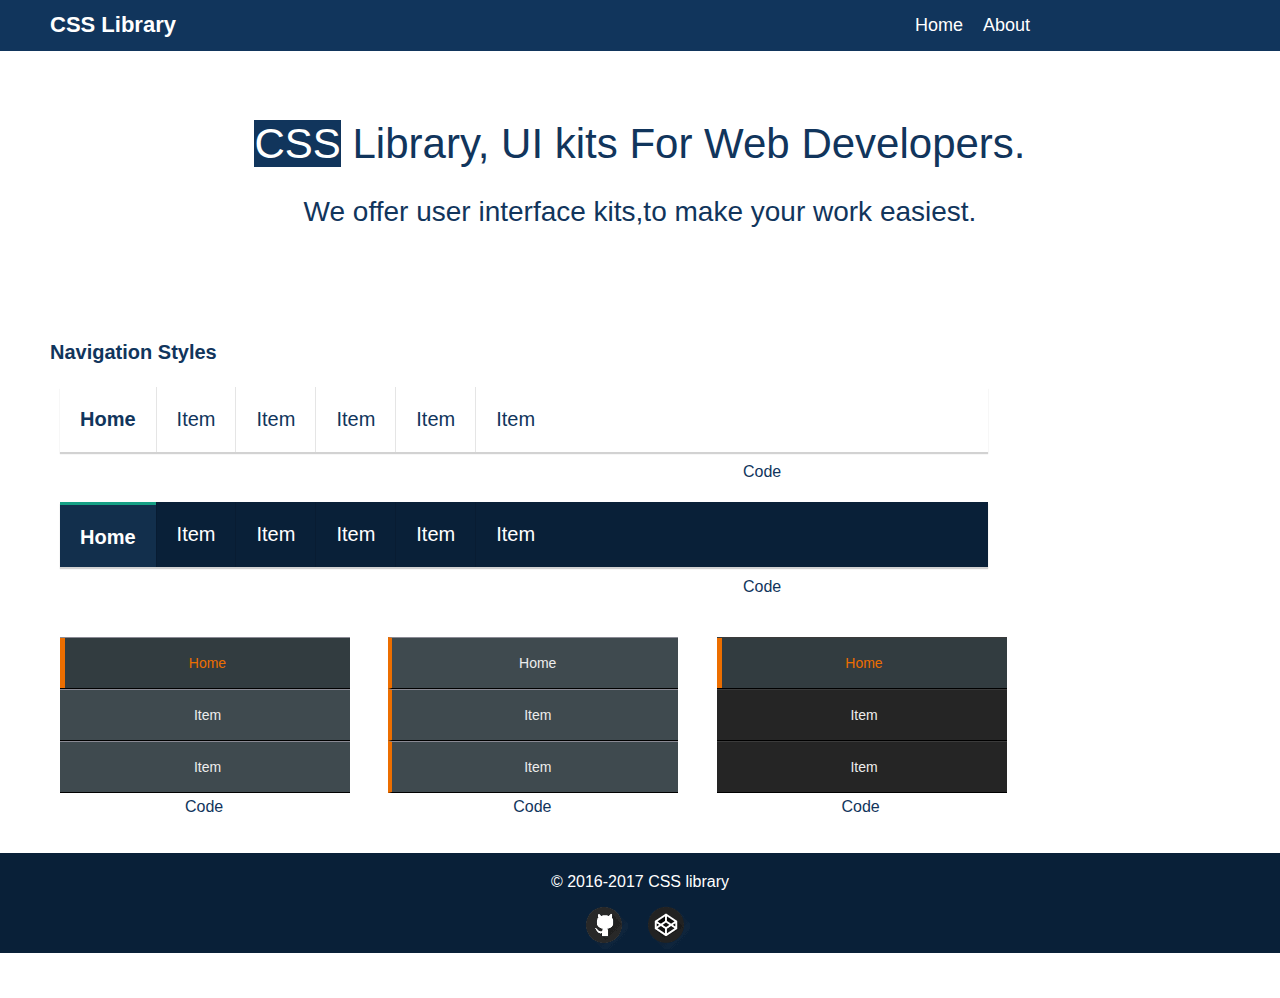
<file: htmlmin/nav.html>
<!DOCTYPE html>
<html>
    <head>
        
        <!--meta tags -->
        <meta charset="utf-8">
        
        <!--Compatibility meta for IE Edge-->
        <meta http-equiv="X-UA-Compatible" content="IE=edge">
        
        <!--meta for mobile responsive-->
        <meta name=viewport content="width=device-width, initial-scale=1">
        
        <!--meta description for your site-->
        <meta name="description" content="css library, is website you can find  web UI elements Examples and complete UI kits coded with HTML5, CSS3"> 
        
        <!--Domain Name-->
        <meta name="url" content="http://www.csslibrary.cf/">
        
        
        <!--Faceboob Open graph meta-->        
        <meta property="og:title" content="CSS Library">
        <meta property="og:type" content="UI Kit Website">
        <meta property="og:url" content="http://www.csslibrary.cf/">
        <meta property="og:description" content="css library, is website you can find  web UI elements Examples and complete UI kits coded with HTML5, CSS3">
        <meta property="og:image" content="http://i.imgur.com/chD7fo3.png">  
        <meta property="og:site_name" content="csslibrary">
        
        <!--Twitter Open graph meta--> 
        <meta name="twitter:title" content="CSS Library">
        <meta name="twitter:url" content="http://www.csslibrary.cf/">
        <meta name="twitter:description" content="css library, is website you can find  web UI elements Examples and complete UI kits coded with HTML5, CSS3">
        <meta name="twitter:image" content="http://i.imgur.com/chD7fo3.png">        
        <meta name="twitter:site" content="csslibrary">
        
        <title>csslibrary | navigation</title>
        
        <!--css style fiels-->
        <link rel="icon" type="image/png" href="../images/favicon.ico"/>
        <link rel="stylesheet" href="../css/normalize.css">
        <link rel="stylesheet" href="../css/nav.css">
    </head>
    <body>
        <header>
            <!--Start navbar -->
            <nav class="main-nav">
                <div class="container">
                    <div class="logo">
                        <h3 class="logo-name">
                            <a href="../index.html">CSS Library</a></h3>
                    </div><!--End logo-->
                    <div class="nav-list">
                        <ul class="list-block">
                            <li><a href="../index.html">Home</a></li>
                            <li><a href="about.html">About</a></li>
                        </ul>
                    </div><!--End nav-list-->
                </div><!--End container-->
            </nav>
            <!--End navbar -->
            <!--Start header content -->
            <div class="container">
                <div class="header-content">
                    <h1><span>CSS</span> Library, UI kits For Web Developers.</h1>
                    <h2>We offer user interface kits,to make your work easiest.</h2>
                </div><!--End header-content-->
            </div><!--End container-->
            <!--End header content -->
        </header>
        <!--Start library content-->
        <main class="library-content">
            <div class="container">
                <!--Start navigation library-->
                <section class="library library-nav">
                    <h4 class="library-name">navigation styles</h4>
                    <div class="nav-container">
                        <!--nav 1-->
                        <ul class="nav">
                            <li><a href="#">Home</a></li>
                            <li><a href="#">Item</a></li>
                            <li><a href="#">Item</a></li>
                            <li><a href="#">Item</a></li>
                            <li><a href="#">Item</a></li>
                            <li><a href="#">Item</a></li>
                        </ul>   
                        <a href="http://codepen.io/csslibrary/pen/mPWeON"
                             class="code" target="_blank">Code</a>   
                        <!--nav 2-->
                        <ul class="nav nav2">
                            <li class="active1"><a href="#">Home</a></li>
                            <li><a href="#">Item</a></li>
                            <li><a href="#">Item</a></li>
                            <li><a href="#">Item</a></li>
                            <li><a href="#">Item</a></li>
                            <li><a href="#">Item</a></li>
                        </ul>
                        <a href="http://codepen.io/csslibrary/pen/qZrZpP"
                             class="code" target="_blank">Code</a>
                        
                    </div>
                    <div class="nav-container nav-vr-container">
                        <!--nav 3-->
                        <ul class="navbar">
                            <li class="active"><a href="#">Home</a></li>
                            <li><a href="#">Item</a></li>
                            <li><a href="#">Item</a></li>
                        </ul>
                        <a href="http://codepen.io/csslibrary/pen/VapvJY"
                             class="code" target="_blank">Code</a>  
                        
                        <!--nav 4-->
                        <ul class="navbar navbar4">
                            <li class="active4"><a href="#">Home</a></li>
                            <li><a href="#">Item</a></li>
                            <li><a href="#">Item</a></li>
                        </ul>
                        <a href="http://codepen.io/csslibrary/pen/grmrqE"
                             class="code" target="_blank">Code</a>  
                        
                        <!--nav 5-->
                        <ul class="navbar navbar5">
                            <li class="active"><a href="#">Home</a></li>
                            <li><a href="#">Item</a></li>
                            <li><a href="#">Item</a></li>
                        </ul>
                        <a href="http://codepen.io/csslibrary/pen/GZWWPM"
                             class="code" target="_blank">Code</a>                          
                    </div>                    
                </section>
                <!--End navigation library-->
                
            </div><!--End container-->
        </main>
        <!--End library content-->
        <!--Start Footer-->
        <footer>
            <div class="container">
                <p class="copyright">&copy; 2016-2017 CSS library</p>
                    <ul>
                        <li>
                            <a href="https://github.com/Muhnad">
                                <img src="../images/github.png" alt="Github logo">
                                <!-- this Icon from iconfinder-->
                            </a>
                        </li>
                        <li>
                            <a href="http://codepen.io/csslibrary">
                                <img src="../images/codepen.png" alt="codepen logo">
                                <!-- this Icon from iconfinder-->
                            </a>
                        </li>
                    </ul>
            </div>
        </footer>
        <!--End Footer-->       
        
         <!--JS Scripts -->
        <script></script>
    </body>
</html>
</file>
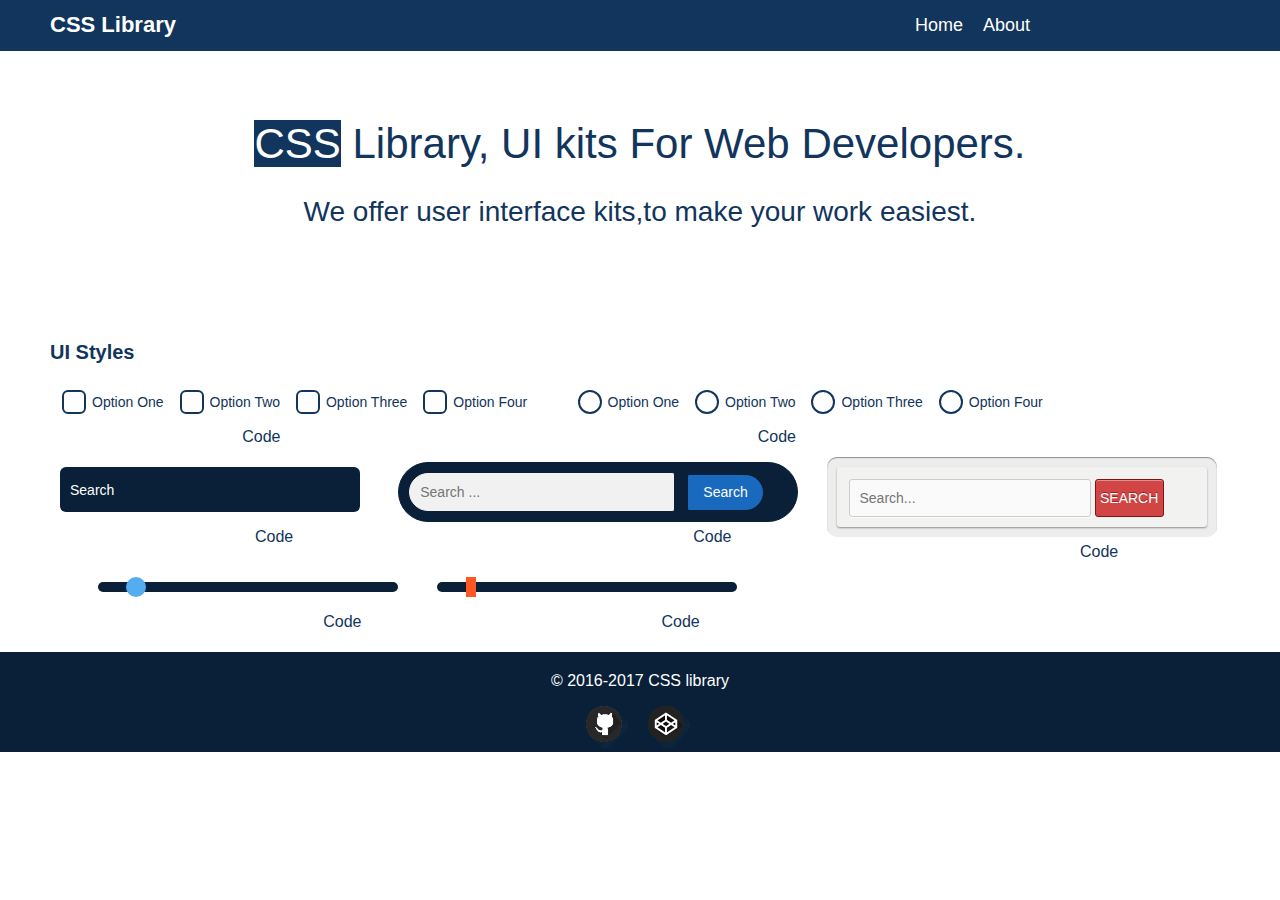
<file: htmlmin/ui.html>
<!DOCTYPE html>
<html>
    <head>
        
        <!--meta tags -->
        <meta charset="utf-8">
        
        <!--Compatibility meta for IE Edge-->
        <meta http-equiv="X-UA-Compatible" content="IE=edge">
        
        <!--meta for mobile responsive-->
        <meta name=viewport content="width=device-width, initial-scale=1">
        
        <!--meta description for your site-->
        <meta name="description" content="css library, is website you can find  web UI elements Examples and complete UI kits coded with HTML5, CSS3"> 
        
        <!--Domain Name-->
        <meta name="url" content="http://www.csslibrary.cf/">
        
        
        <!--Faceboob Open graph meta-->        
        <meta property="og:title" content="CSS Library">
        <meta property="og:type" content="UI Kit Website">
        <meta property="og:url" content="http://www.csslibrary.cf/">
        <meta property="og:description" content="css library, is website you can find  web UI elements Examples and complete UI kits coded with HTML5, CSS3">
        <meta property="og:image" content="http://i.imgur.com/chD7fo3.png">  
        <meta property="og:site_name" content="csslibrary">
        
        <!--Twitter Open graph meta--> 
        <meta name="twitter:title" content="CSS Library">
        <meta name="twitter:url" content="http://www.csslibrary.cf/">
        <meta name="twitter:description" content="css library, is website you can find  web UI elements Examples and complete UI kits coded with HTML5, CSS3">
        <meta name="twitter:image" content="http://i.imgur.com/chD7fo3.png">        
        <meta name="twitter:site" content="csslibrary">
        
        <title>csslibrary | forms</title>
        
        <!--css style fiels-->
        <link rel="icon" type="image/png" href="../images/favicon.ico"/>
        <link rel="stylesheet" href="../css/normalize.css">
        <link rel="stylesheet" href="../css/ui.css">
    </head>
    <body>
        <header>
            <!--Start navbar -->
            <nav class="main-nav">
                <div class="container">
                    <div class="logo">
                        <h3 class="logo-name">
                            <a href="../index.html">CSS Library</a></h3>
                    </div><!--End logo-->
                    <div class="nav-list">
                        <ul class="list-block">
                            <li><a href="../index.html">Home</a></li>
                            <li><a href="about.html">About</a></li>
                        </ul>
                    </div><!--End nav-list-->
                </div><!--End container-->
            </nav>
            <!--End navbar -->
            <!--Start header content -->
            <div class="container">
                <div class="header-content">
                    <h1><span>CSS</span> Library, UI kits For Web Developers.</h1>
                    <h2>We offer user interface kits,to make your work easiest.</h2>
                </div><!--End header-content-->
            </div><!--End container-->
            <!--End header content -->
        </header>
        <!--Start library content-->
        <main class="library-content">
            <div class="container">
                <!--Start ui library-->
                <section class="library library-ui">
                    <h4 class="library-name">UI styles</h4>
                    <div class="ui-container">
                        <!--checkbox-->
                        <div class="checkbox">
                            <input type="checkbox" id="checkbox1">
                            <label for="checkbox1">Option One</label>
                            <input type="checkbox" id="checkbox2">
                            <label for="checkbox2">Option Two</label>
                            <input type="checkbox" id="checkbox3">
                            <label for="checkbox3">Option Three</label>
                            <input type="checkbox" id="checkbox4">
                            <label for="checkbox4">Option Four</label>
                          </div>
                        <a href="http://codepen.io/csslibrary/pen/EKWmNg"
                             class="code label-code" target="_blank">Code</a>
                        <!--radio-->
                        <div class="radio">
                          <form>
                            <input type="radio" id="radio1" name="radio-group">
                            <label for="radio1">Option One</label>
                            <input type="radio" id="radio2" name="radio-group">
                            <label for="radio2">Option Two</label>
                            <input type="radio" id="radio3" name="radio-group">
                            <label for="radio3">Option Three</label>
                            <input type="radio" id="radio4" name="radio-group">
                            <label for="radio4">Option Four</label>
                          </form>
                        </div>  
                        <a href="http://codepen.io/csslibrary/pen/qZrmRm"
                             class="code label-code" target="_blank">Code</a> 
                        
                        <!--search box1-->
                        <input class="search" type="text" placeholder="Search" />
                        <a href="http://codepen.io/csslibrary/pen/yOMbpN"
                             class="code search-code" target="_blank">Code</a>
                        
                        <!--search box 2-->
                        <form class="search-form">
                                <input type="text"
                                       class="search-field" placeholder="Search ..." />
                                <input type="submit"  
                                       class="btn" value="Search"/>
                        </form>
                        <a href="http://codepen.io/csslibrary/pen/aNwWJz"
                             class="code search-code" target="_blank">Code</a>
                        
                        <!--search box 3-->
                        <form  class="search-form3">
                            <input type="text"  
                                   class="search3" placeholder="Search..."/>
                            <input type="submit" class="btn3"  value="Search"/>
                        </form>
                        <a href="http://codepen.io/csslibrary/pen/BKZRJx"
                             class="code search-code3" target="_blank">Code</a>
                        
                        <!--range-->
                        <input type="range" min="0" max="50" value="5" class="range" />
                        <a href="http://codepen.io/csslibrary/pen/EKWXKQ"
                             class="code range-code" target="_blank">Code</a>

                        <!--range 2-->
                        <input type="range" min="0" max="50" value="5" class="range2" />
                        <a href="http://codepen.io/csslibrary/pen/EKWXKQ"
                             class="code range-code range-code2" target="_blank">Code</a>                                                     
                       
                    </div>
                </section>
                <!--End ui library-->
            </div><!--End container-->
        </main>
        <!--End library content-->
        <!--Start Footer-->
        <footer>
            <div class="container">
                <p class="copyright">&copy; 2016-2017 CSS library</p>
                    <ul>
                        <li>
                            <a href="https://github.com/Muhnad">
                                <img src="../images/github.png" alt="Github logo">
                                <!-- this Icon from iconfinder-->
                            </a>
                        </li>
                        <li>
                            <a href="http://codepen.io/csslibrary">
                                <img src="../images/codepen.png" alt="codepen logo">
                                <!-- this Icon from iconfinder-->
                            </a>
                        </li>
                    </ul>
            </div>
        </footer>
        <!--End Footer-->      
        
         <!--JS Scripts -->
        <script></script>
    </body>
</html>
</file>
<file: css/custom.css>
/* ----------------------------------
 * Project Detail *

    Front-end Developer: Muhannad Abdelrazek;
    Templete version: 1.1;
    E-mail: muhnad.abdelrazek@gmail.com
    codepen: @Muhnad.
    github: Muhannad Abdelrazek
    Twitter: @Muhnad_a.
    Facebook: Muhannad Abdelrazek.

     


Folders Map ==>


-css/
    - custom.css
    - button.css
    - form.css
    - nav.css
    - ui.css
    - license.css
	- normalize.css

-js/
	- custom.js



-Templete Map ==>


-body
    - button section
    - form section
    - nav section
    - ui section

-colors
    -primary color  ===> #11355C.
    - Font color    ===> Mix between #FFF , #11355c.

-Fonts
    - primary Font  ===> sans-serif
    - font-size     ===> 14: 22px.

- css libraries
    - Normalize

-JS libraries
    - none.

-Responsive
    - mobiles: true;
    - tablets: true;
    - laptops: true;

 * ---------------------------------- */

::-moz-selection{
    background: #1860AD;
    color: #FFF
}

::selection{
    background: #1860AD;
    color: #FFF
}
::-webkit-scrollbar {
    width: 5px;
    background: #FFF;
}
::-moz-scrollbar {
    width: 5px;
    background: #FFF;
}

::-webkit-scrollbar-thumb {
    height: 40px;
    border-radius: 20px;
    background: #11355c;
}
::-moz-scrollbar-thumb {
    height: 40px;
    border-radius: 20px;
    background: #11355c;
}

/* ----------------------------------
 * Start Global
 * ---------------------------------- */
*{
    margin: 0;
    padding: 0;
    box-sizing: border-box;
}
.container{
    width: 1200px;
    margin: auto
}
.clearfix{clear: both}

.vs-hide {
  position: absolute;
  height: 1px;
  width: 1px; 
  overflow: hidden;
  clip: rect(1px, 1px, 1px, 1px);
  -webkit-clip-path: inset(50%);
  clip-path: inset(50%);
  white-space: nowrap;  
}
/* ----------------------------------
 * Start Body
 * ---------------------------------- */
body{
    height: auto;
    color: #11355C;
    font-family: sans-serif;
    font-size: 14px;
    line-height: 40px;
    overflow-x: hidden;
}

/* ----------------------------------
 * Start Header
 * ---------------------------------- */
header{
    width: 100%;
    height: auto;
}

/* -----------------
 * Start nav
 * ----------------- */
header .main-nav{
    display: -webkit-box;
    display: -webkit-flex;
    display: -ms-flexbox;
    display: flex;
    width: 100%;
    background: #11355C;
    color: #FFF;
    overflow: hidden;
}

/*start nav logo*/
.main-nav .logo{
    width: 50%;
    float: left;
    padding: 10px;
}
.logo .logo-name{
    font-size: 22px;
    font-weight: bold;
    margin: 0;
}
.logo .logo-name a{
    color: #FFF;
    text-decoration: none;
}

/*start nav list*/
.main-nav .nav-list{
    width: 50%;
    float: left;
    padding-right: 100px;
}
.nav-list .list-block{
    display: -webkit-box;
    display: -webkit-flex;
    display: -ms-flexbox;
    display: flex;
      -webkit-justify-content: flex-end;
            -ms-flex-pack: flex-end;
        -webkit-box-pack: end;
              justify-content: flex-end;   
    list-style: none;
    padding-right: 100px;
}
.list-block li{
    display: inline-block;
    padding: 10px;
}
.list-block li:hover,
.list-block li:focus{background: #092038}
.list-block li a{
    text-decoration: none;
    color: #FFF;
    font-size: 18px;
}

/* ----------------------------------
 * Start Header Content
 * ---------------------------------- */
header .header-content{
    width: 800px;
    color: #11355C;
    padding: 50px 0;
    margin: 28px auto 50px;
    text-align: center;
}
.header-content h2{
    font-size: 3em;
    font-weight: 500
}
.header-content h2 span{
  background: #11355C;
  color: #FFF
}
.header-content h3{
    font-size: 2em;
    font-weight: 400;
    padding-top: 38px
}
/***end header***/

/* ----------------------------------
 * Start library content
 * ---------------------------------- */
.library-content{
    width: 100%;
    height: auto;
}
.library-content .library{
    width: 100%;
    overflow: hidden;
    margin-bottom: 10px;
}
.library-content .library-name{
    font-size: 20px;
    padding: 10px;
    text-transform: capitalize;
}

/* ----------------------------------
 * Start button container
 * ---------------------------------- */
.library-btn{height: 400px}
.button-container {
  display: -webkit-box;
  display: -webkit-flex;
  display: -ms-flexbox;
  display: flex;
  -webkit-flex-wrap: wrap;
      -ms-flex-wrap: wrap;
          flex-wrap: wrap;
    padding: 10px 20px;
}
.button-container .code{
    width: 50px;
    height: 50px;
    text-decoration: none;
    color: #11355C;
    font-size: 16px;
    position: relative;
    top: 65px;
    left: -110px;
}
.button {
  border: none;
  border-radius: 24px;
  margin: 10px 10px 60px;
  cursor: pointer;
  display: -webkit-box;
  display: -webkit-flex;
  display: -ms-flexbox;
  display: flex;
  -webkit-box-pack: center;
  -webkit-justify-content: center;
      -ms-flex-pack: center;
          justify-content: center;
  -webkit-box-align: center;
  -webkit-align-items: center;
      -ms-flex-align: center;
          align-items: center;
  -webkit-box-flex: 0;
  -webkit-flex: 0 0 160px;
      -ms-flex: 0 0 160px;
          flex: 0 0 160px;
  text-align: center;
  line-height: 1.3;
  font-size: 14px;
  color: #fff;
  background: transparent;
  text-transform: none;
  font-weight: 500;
  min-width: 48px;
  min-height: 48px;
  -webkit-transition: all 100ms ease-in-out;
  transition: all 100ms ease-in-out;
}
.button:hover {
  opacity: .9;
  -webkit-transition: all 100ms ease;
  transition: all 100ms ease;
}
/*Border*/
.btn-border:active {
  opacity: .75;
  -webkit-transform: scale(0.97);
          transform: scale(0.97);
  -webkit-transition: all 100ms ease;
  transition: all 100ms ease;
}
.button.btn-border {
  background: transparent;
  border: 2px solid #11355C;
  color: #11355C;
}
.button.btn-border:hover {
  background: #11355C;
  border-color: #11355C;
  color: #FFF;
}
/*3D*/
.button.btn-3d{
    background: #11355C;
    border: 2px solid #11355C;
    color: #FFF;
    position: relative;
    box-shadow: 0 4px 0 #092038;
    -webkit-transition: top 1s ease-in-out;
    transition: top 1s ease-in-out
}
.btn-3d:active{
    box-shadow: 0 0 0 #092038;
    top: 4px;
}
/*animate*/
.btn-animate {
  background: transparent;
  border: 2px solid #11355C;
  color: #11355C;
}
.btn-animate:hover, 
.btn-animate:focus {
  box-shadow: 0 0 0 2px #11355C;
  -webkit-transition-timing-function: cubic-bezier(0.6, 4, 0.3, 0.8);
  transition-timing-function: cubic-bezier(0.6, 4, 0.3, 0.8);
  -webkit-animation: animate 0.5s 1;
  animation: animate 0.5s 1;
}
.btn-animate {
  background: #11355C;
  color: #FFF;
}
.btn-animate:hover {
  box-shadow: 0 0 0 2px #196ABE, 0 0 0 4px #196ABE;
}
.btn-animate:active,
.btn-animate:active {
  background: #196ABE;
  -webkit-transition-duration: 0;
  transition-duration: 0;
  box-shadow: 0 0 0 2px #196ABE, 0 0 0 4px #196ABE;
}
@keyframes animate {
  from,to {
    -webkit-transform: scale(1, 1);
    transform: scale(1, 1);
  }
  25% {
    -webkit-transform: scale(0.9, 1.1);
    transform: scale(0.9, 1.1);
  }
  50% {
    -webkit-transform: scale(1.1, 0.9);
    transform: scale(1.1, 0.9);
  }
  75% {
    -webkit-transform: scale(0.95, 1.05);
    transform: scale(0.95, 1.05);
  }
  from,to {
    -webkit-transform: scale(1, 1);
    transform: scale(1, 1);
  }
  25% {
    -webkit-transform: scale(0.9, 1.1);
    transform: scale(0.9, 1.1);
  }
  50% {
    -webkit-transform: scale(1.1, 0.9);
    transform: scale(1.1, 0.9);
  }
  75% {
    -webkit-transform: scale(0.95, 1.05);
    transform: scale(0.95, 1.05);
  }
}
@-webkit-keyframes animate {
  from,to {
    -webkit-transform: scale(1, 1);
    transform: scale(1, 1);
  }
  25% {
    -webkit-transform: scale(0.9, 1.1);
    transform: scale(0.9, 1.1);
  }
  50% {
    -webkit-transform: scale(1.1, 0.9);
    transform: scale(1.1, 0.9);
  }
  75% {
    -webkit-transform: scale(0.95, 1.05);
    transform: scale(0.95, 1.05);
  }
  from,to {
    -webkit-transform: scale(1, 1);
    transform: scale(1, 1);
  }
  25% {
    -webkit-transform: scale(0.9, 1.1);
    transform: scale(0.9, 1.1);
  }
  50% {
    -webkit-transform: scale(1.1, 0.9);
    transform: scale(1.1, 0.9);
  }
  75% {
    -webkit-transform: scale(0.95, 1.05);
    transform: scale(0.95, 1.05);
  }
}
/*stretch*/
.btn-stretch {
  color: #FFF;
  background: #11355C;
  border: none;
  -webkit-transition: all 0.5s ease-out;
    transition: all 0.5s ease-out;
  box-shadow: 0 0 .25em #333;
  cursor: pointer;
}
.btn-stretch:active {
  -webkit-transform: scale(1.2, 0.8);
    transform: scale(1.2, 0.8);
}
/*skew*/
@-webkit-keyframes sheen {
  0% {
    -webkit-transform: skewY(-45deg) translateX(0);
            transform: skewY(-45deg) translateX(0);
  }
  100% {
    -webkit-transform: skewY(-45deg) translateX(12.5em);
            transform: skewY(-45deg) translateX(12.5em);
  }
}
@keyframes sheen {
  0% {
    -webkit-transform: skewY(-45deg) translateX(0);
            transform: skewY(-45deg) translateX(0);
  }
  100% {
    -webkit-transform: skewY(-45deg) translateX(12.5em);
            transform: skewY(-45deg) translateX(12.5em);
  }
}
.btn-skew {
  text-align: center;
  text-decoration: none;
  color: #11355C;
  border: 2px solid #11355C;
  -webkit-transition: all 0.5s ease-in-out;
  transition: all 0.5s ease-in-out;
  position: relative;
  overflow: hidden;
}
.btn-skew:before {
  content: "";
  background-color: rgba(255, 255, 255, 0.5);
  height: 100%;
  width: 4em;
  display: block;
  position: absolute;
  top: 0;
  left: -1em;
  -webkit-transform: skewX(-45deg) translateX(0);
          transform: skewX(-45deg) translateX(0);
  -webkit-transition: none;
  transition: none;
}
.btn-skew:hover {
  background-color: #11355C;
  color: #FFF;
  border-bottom: 4px solid #092038;
}
.btn-skew:hover:before {
  -webkit-transform: skewX(-45deg) translateX(13.5em);
          transform: skewX(-45deg) translateX(13.5em);
  -webkit-transition: all 0.5s ease-in-out;
  transition: all 0.5s ease-in-out;
}
/*move*/
.btn-move {
    border: 2px solid #11355C;
    color: #11355C;
    position: relative;
    overflow: hidden;
}
.btn-move:before {
    content: "";
    position: absolute;
    z-index: -1;
    background: #11355C;
    height: 150px;
    width: 200px;
    border-radius: 50%;
}
.btn-move:hover { color: #fff }
.btn-rt:before {
    top: 100%;
    left: 100%;
    -webkit-transition: all .7s;
    transition: all .7s;
}
.btn-rt:hover:before {
    top: -30px;
    left: -30px;
}
/*left*/
.btn-lf:before {
    left: -30px;
    bottom: 100%;
    -webkit-transition: all .7s;
    transition: all .7s;
}
.btn-lf:hover:before {
    bottom: -50px;
}
/*top*/
.btn-tp:before {
    top: 0;
    left: -200%;
    -webkit-transition: all .7s;
    transition: all .7s;
}
.btn-tp:hover:before {
    top: -30px;
    left: -30px;
}
/*line*/
.btn-line{
  background:#11355C;
  color:#fff;
    position: relative;
  border:none;
  cursor:pointer;
  -webkit-transition: 800ms ease all;
  transition:800ms ease all;
}
.btn-line:hover{
  background:#fff;
  color:#11355C;
}
.btn-line:before,.btn-line:after{
  content:'';
  position:absolute;
  top:0;
  right:0;
  height:2px;
  width:0;
  background: #11355C;
  -webkit-transition: 400ms ease all;
  transition:400ms ease all;
}
.btn-line:after{
  right:inherit;
  top:inherit;
  left:0;
  bottom:0;
}
.btn-line:hover:before,.btn-line:hover:after{
  width:100%;
  -webkit-transition: 800ms ease all;
  transition:800ms ease all;
}
/*cricle*/
.btn-crc{
    position: relative;
    border: 2px solid #11355C;
    color: #11355C;
    overflow: hidden;
    -webkit-transition: color 0.3s 0.1s ease-out;
    transition: color 0.3s 0.1s ease-out;
}
.btn-crc::before {
    content: "";
    position: absolute;
    top: 0;
    left: 0;
    right: 0;
    bottom: 0;
    margin: auto;
    border-radius: 50%;
    display: block;
    width: 20em;
    height: 20em;
    line-height: 20em;
    left: -5em;
    text-align: center;
    -webkit-transition: box-shadow 0.5s ease-out;
    transition: box-shadow 0.5s ease-out;
    z-index: -1;
}
.btn-crc:hover { color: #fff }
.btn-crc:hover::before {
    box-shadow: inset 0 0 0 10em #11355C;
}
/*slide*/
.btn-slide,
.btn-slide::after {
  -webkit-transition: all 0.3s;
	transition: all 0.3s;
}
.btn-slide {
    background: none;
    border: 2px solid #11355C;
    color: #11355C;
    position: relative;
    overflow: hidden;
}
.btn-slide::before,
.btn-slide::after {
    content: "";
    background: #11355C;
    position: absolute;
    z-index: -1;
}
.btn-slide:hover { color: #FFF }

/*slide top*/
.slide-tp::after {
    height: 0;
    left: 0;
    top: 0;
    width: 100%;
    border-radius: 20px;
}
.slide-tp:hover:after {
    height: 100%;
}

/* slide left */
.slide-lf::after {
  height: 100%;
  left: 0;
  top: 0;
  width: 0;
}
.slide-lf:hover:after {
  width: 100%;
}

/*slide in*/
.slide-in::after {
  height: 0;
  left: 50%;
  top: 50%;
  width: 0;
}
.slide-in:hover:after {
  height: 100%;
  left: 0;
  top: 0;
  width: 100%;
}

/*slideskew*/
.slide-sk::after {
  /*background-color: #f00;*/
  height: 100%;
  left: -35%;
  top: 0;
  -webkit-transform: skew(50deg);
          transform: skew(50deg);
  -webkit-transition-duration: 0.6s;
          transition-duration: 0.6s;
  -webkit-transform-origin: top left;
          transform-origin: top left;
  width: 0;
}
.slide-sk:hover:after {
  height: 100%;
  width: 135%;
}

/*flat*/
.btn-flat {
    position: relative;
    background: #11355C;
    color: #FFF;
    overflow: hidden;
    z-index: 1;
    -webkit-transition: color .3s;
    transition: color .3s;
}
.btn-flat:after {
    content: "";
    position: absolute;
    top: 90%;
    left: 0;
    width: 100%;
    height: 100%;
    background: #092038;
    z-index: -2;
    -webkit-transition: -webkit-transform .3s;
    transition: -webkit-transform .3s;
    transition: transform .3s;
    transition: transform .3s, -webkit-transform .3s;
}
.btn-flat:hover::after {
  -webkit-transform: translateY(-80%);
          transform: translateY(-80%);
  -webkit-transition: -webkit-transform .3s;
  transition: -webkit-transform .3s;
  transition: transform .3s;
  transition: transform .3s, -webkit-transform .3s;
}

/***btn more***/
.library-content .btn-more{
    text-decoration: none;
    font-size: 18px;
    text-transform: uppercase;
    color: #FFF;
    background: #092038;
    width: 150px;
    margin: 50px auto;
}

/* ----------------------------------
 * Start library Form
 * ---------------------------------- */
.library-form{
    min-height: 500px;
    height: auto
}
.form-container{
  display: -webkit-box;
  display: -webkit-flex;
  display: -ms-flexbox;
  display: flex;
  -webkit-flex-wrap: nowrap;
      -ms-flex-wrap: nowrap;
          flex-wrap: nowrap;
    padding: 10px 20px;
}
.form-container .code{
    display: inline-table;
    text-decoration: none;
    color: #11355C;
    font-size: 16px;
    position: relative;
    top: 440px;
    left: -200px;
}
.register-form {
  height: 430px;
  width: 400px;
  box-shadow: 0 0 20px 0 rgba(0, 0, 0, 0.2), 0 5px 5px 0 rgba(0, 0, 0, 0.24);
  border-radius: 3px;
  margin-bottom: 50px;
  overflow: hidden;
}

/*form1*/
.register-form .form-content {
  height: 100%;
  width: 100%;
  background: #11355C;
  z-index: 999;
}
.register-heading {
  width: 80%;
  padding: 25px 40px;
  font-size: 1.2em;
}
.register-heading h2{
    color: #FFF;
    text-transform: uppercase;
    font-weight: 400;
}

.signin-form {
  width: 80%;
  margin: auto;
}
.signin-form label,
.signin-form input[type=email],
.signin-form input[type=password],
.signin-form button {
  display: block;
}
.signin-form label.inline {
  display: inline;
}
.signin-form label {
  text-transform: uppercase;
  font-size: 13px;
  color: rgba(255, 255, 255, 0.6);
  padding-bottom: 10px;
}
.signin-form input[type=email],
.signin-form input[type=password] {
  width: 100%;
  height: 35px;
  border-radius: 20px;
  background-color: rgba(255, 255, 255, 0.2);
  border: none;
  margin-bottom: 10px;
  padding-left: 15px;
  color: #FFF;
  font-size: 13px;
}
.signin-form input[type=email]:focus,
.signin-form input[type=password]:focus {
  background-color: rgba(255, 255, 255, 0.4);
}
.signin-form button {
  margin: 10px 0;
  width: 100%;
  border-radius: 20px;
  border: none;
  background: #1b66ea;
  color: #FFF;
  height: 35px;
  font-size: 14px;
  text-transform: uppercase;
}
.signin-form button:focus,
.signin-form button:hover {
  background-color: rgba(27, 102, 234, 0.8);
  cursor: pointer;
}

.password-reset {
  width: 80%;
  margin: auto;
  text-align: center;
}
.password-reset a {
  text-decoration: none;
  color: rgba(255, 255, 255, 0.6);
}
.password-reset a:hover {
  color: rgba(255, 255, 255, 0.8);
}

/*form 2*/
.form {
    width: 90%;
    margin: auto;
    position: relative;
    z-index: 1;
    background: #FFF;
    text-align: center;
}
.form .form-heading{
    font: 400 1.2em sans-serif;
    color: #11355C;
    padding: 25px;
}
.form .form-heading h2{
    text-transform: uppercase;
}
.form input {
    background: #f2f2f2;
    width: 100%;
    border: 0;
    margin: 0 0 15px;
    padding: 15px;
    font-size: 14px;
}
.form button {
  width: 100%;
  color: #FFF;
  background: #11355C;
  text-transform: uppercase;
  border: 0;
  padding: 10px;
  margin-top: 20px;
  font-size: 14px;
  cursor: pointer;
}
.form button:hover,
.form button:focus {
  background: #071524;
}
.form .message {
  margin: 15px 0 0;
  color: #b3b3b3;
  font-size: 12px;
}
.form .message a {
  color: #11355C;
  text-decoration: none;
}


/*form 3*/
.form .heading3{color: #16A085}
.form .form-btn3{background: #16A085}
.form .form-btn3:hover,
.form .form-btn3:focus {
  background: #11826B;
}
button.social-signin {
  width: 30%;
  height: 45px;
  border: none;
  border-radius: 2px;
  color: #FFF;
  font-weight: bold;
  -webkit-transition: 0.2s ease;
  transition: 0.2s ease;
  padding: 0;
  margin: 5px 0;
  cursor: pointer;
}

button.social-signin:hover,
button.social-signin:focus {
  box-shadow: 0 2px 4px rgba(0, 0, 0, 0.4);
  -webkit-transition: 0.2s ease;
  transition: 0.2s ease;
}

button.social-signin:active {
  box-shadow: 0 1px 2px rgba(0, 0, 0, 0.4);
  -webkit-transition: 0.2s ease;
  transition: 0.2s ease;
}

button.social-signin.facebook {
  background: #32508E;
}

button.social-signin.twitter {
  background: #55ACEE;
}

button.social-signin.google {
  background: #DD4B39;
}

/*--------------
* subscribe form
*--------------*/
.sub-container .code{top: 210px}
.sub-form{
  width: 400px;
  height: 200px;
  background: #FFF;
  font-family: sans-serif;
  box-shadow: 0 0 20px 0 rgba(0, 0, 0, 0.2), 0 5px 5px 0 rgba(0, 0, 0, 0.24);
  border-radius: 3px;
  margin-bottom: 50px;
  overflow: hidden;
}
.sub-form form{
  width: 100%;
}
.sub-form input[type="email"]{
  display: block;
  width: 85%;
  padding: 10px;
  margin: 50px auto 10px;
  border: 1px solid #16A085;
  color: #16A085;
}
.sub-form input[type="submit"]{
  display: block;
  width: 85%;
  padding: 15px;
  margin: 0 auto;
  background: #16A085;
  color: #FFF;
  font-size: 16px;
  border: none;
  cursor: pointer;
}
.sub-form input[type="submit"]:hover{
  background: #11826B;
}

/*subscribe form 2*/
.sub-form .form-subscribe{
    width: 90%;
    margin: 30px auto;
}
.form-subscribe > input[type="email"]{
  display: inline-block;
  width: 70%;
  padding: 15px;
  border: 1px solid #11355C;
  color: #11355C;
}
.form-subscribe > input[type="submit"]{
  display: inline-block;
  width: 27%;
  padding: 15px 10px;
  background: #11355C;

}
.form-subscribe > input[type="submit"]:hover{
  background: #071524;
}
/*form subscribe 3*/
.form-subscribe3 > input[type="email"]{
    border-radius: 24px;
    padding: 15px;
}
.form-subscribe3 > input[type="submit"]{
    border-radius: 24px;
    width: 70%
}
/* ----------------------------------
 * Start Navigation bar
 * ---------------------------------- */
.library-nav{
    min-height: 200px;
    height: auto;
}
.nav-container{
  display: -webkit-box;
  display: -webkit-flex;
  display: -ms-flexbox;
  display: flex;
  -webkit-flex-wrap: wrap;
      -ms-flex-wrap: wrap;
          flex-wrap: wrap;
    padding: 10px 20px;
}
.nav-container .code{
    display: inline-table;
    text-decoration: none;
    color: #11355C;
    font-size: 16px;
    position: relative;
    top: 70px;
    left: -245px;
}
/*nav 1*/
.library-nav .nav {
   color: #11355C;
	width:80%;
	height:65px;
	box-shadow:0px 2px 1px rgba(50, 50, 50, 0.22);
    margin-bottom: 50px;
    overflow:hidden;
}
.nav li {
    float: left;
    height:70px;
	text-align:center;
	font-size: 20px;
	color: #11355C;
	padding-left:20px;
	padding-right:20px;
	cursor:pointer;
	padding-top:17px;
	list-style: none;
	border-left:1px solid rgba(0,0,0,.1);
}
.nav li:first-child {
	font-weight:bold;
	border-left:none;
}
.nav li:hover { background-color: #092038 }
.nav li a{
	color: #11355C;
	text-decoration:none;
}
.nav li:hover a{ color: #FFF }
/*nav 2*/
.nav2 { background: #092038 }
.nav2 > .active1{
    background: #122f4c;
    border-top: 3px solid #16A085;
}
.nav2 > li{ color: #FFF }
.nav2 > li a{ color: #FFF }
.nav2 > li:not(.active1):hover {
    background:#122f4c;
    border-top: 3px solid #55ACEE;
}

/*nav-vr-container*/
.nav-vr-container{
    min-height: 200px;
      -webkit-flex-wrap: nowrap;
      -ms-flex-wrap: nowrap;
          flex-wrap: nowrap;
}
.nav-vr-container .code{
    left: -165px;
    top: 155px;
}
/*nav 3*/
.navbar {
  display: block;
  width: 25%;
  list-style: none;
  text-align: center;
  overflow: hidden;
}
.navbar > li {
  background: #3F4A4F;
  border-top: 1px solid #8A8A94;
  border-bottom: 1px solid black;
}
.navbar a {
  display: block;
  text-decoration: none;
  color: #EDEDED;
  width: 100%;
  height: 100%;
  line-height: 50px;
  border-left: 5px solid transparent;
  cursor: pointer;
  transition: all 0.3s linear;
  -webkit-transition: all 0.3s linear;
}
.navbar li.active a {
  color: #EC6E00;
  border-left: 5px solid #EC6E00;
  background-color: #323C40;
}
.navbar > li:not(.active):hover a {
  color: #FAFAFA;
  border-left: 5px solid #11355C;
  background: #323C40;
}
/*nav 4*/
.navbar4 .active4{border-left: 4px solid #EC6E00}
.navbar4 li{border-left: 4px solid #EC6E00}
.navbar4 > li:not(.active):hover a {
  color: #FAFAFA;
  border-right: 5px solid #16A085;
  border-left: 5px solid transparent;
  background: #323C40;
}
/*nav 5*/
.navbar5 li{
    color: #FFF;
    border-top: 1px solid rgba(255,255,255,0.1);
    background: #252525;
}


/* ----------------------------------
 * Start Ui library
 * ---------------------------------- */
.library-ui{
    min-height: 250px;
    height: auto;
}
.ui-container{
  display: -webkit-box;
  display: -webkit-flex;
  display: -ms-flexbox;
  display: flex;
  -webkit-flex-wrap: wrap;
      -ms-flex-wrap: wrap;
          flex-wrap: wrap;
    padding: 10px 20px;
}
.ui-container .code{
    display: inline-table;
    text-decoration: none;
    color: #11355C;
    font-size: 16px;
    position: relative;
    top: 35px;
    left: -295px;
}
.checkbox input,
.radio input{
  opacity: 0;
  position: absolute;
  min-width: 48px;
}
.checkbox input + label,
.radio input + label{
  display: inline-block;
  padding: 2px;
  margin: 2px 8px -2px 0;
  cursor: pointer;
  line-height: 22px;
  -webkit-transition: all 0.25s ease-in-out;
  transition: all 0.25s ease-in-out;
}

.checkbox input + label:before,
.radio input + label:before{
  content: '';
  display: inline-block;
  vertical-align: middle;
  position: relative;
  top: -2px;
  margin-right: 6px;
  border-radius: 6px;
  height: 20px;
  width: 20px;
  border: 2px solid #11355C;
  -webkit-transition: all 0.25s ease-in-out;
  transition: all 0.25s ease-in-out;
}

.checkbox input:checked + label,
.radio input:checked + label{
  color: #11355C;
}

.checkbox input:checked + label:before,
.radio input:checked + label:before{
  background: #11355C;
  border-color: #11355C;
}

.radio input + label:before { border-radius: 50% }

/*search*/
.search {
  padding:10px;
  width:300px;
  display:block;
  margin-top: 50px;
  margin-bottom:10px;
  border-radius:6px;
  border:none;
  background:#092038;
  color:#fff;
}

.search:focus {
  background:#fff;
  border:2px solid #34495E;
  color:#34495E;
  font-weight:600;
}

.search::-webkit-input-placeholder { color: #FFF }

.search:-moz-placeholder { color: #FFF }

.search::-moz-placeholder { color: #FFF }

.search:-ms-input-placeholder { color: #FFF }

.ui-container .search-code{
    top: 85px;
    left: -105px
}

/*range*/
.ui-container .range-code{
    top: 85px;
    left: -75px
}

input[type='range'] {
   margin-top: 60px;
   width:300px;
   min-width: 48px;
   -webkit-appearance: none;
   border-radius: 5px;
   background: #092038;
   height: 10px;
   transition: all .3s ease-in-out;
   -moz-transition: all .3s ease-in-out;
   -webkit-transition: all .3s ease-in-out;
}

.range::-webkit-slider-thumb {
  -webkit-appearance: none;
  -webkit-border-radius: 100px;
  -moz-border-radius: 100px;
  -webkit-border-radius: 100px;
  background: #55ACEE;
  height: 20px;
  width: 20px;
  transition: all .3s ease-in-out;
  -moz-transition: all .3s ease-in-out;
  -webkit-transition: all .3s ease-in-out;
}

.range2::-webkit-slider-thumb {
  -webkit-appearance: none;
  background: #FF5722;
  height: 20px;
  width: 10px;
  transition: all .3s ease-in-out;
  -moz-transition: all .3s ease-in-out;
  -webkit-transition: all .3s ease-in-out;
}

.range2::-webkit-slider-thumb:active {
  transition: all .3s ease-in-out;
  -moz-transition: all .3s ease-in-out;
  -webkit-transition: all .3s ease-in-out;
}
/* ----------------------------------
 * End Ui library
 * ---------------------------------- */

/* ----------------------------------
 * Start Footer
 * ---------------------------------- */
footer{
    width: 100%;
    height: 100px;
    padding: 10px;
    background: #092038;
    color: #FFF;
    overflow: hidden
}
footer .copyright{
    text-align: center;
    font: 400 16px sans-serif;
    padding: 10px;
}
footer ul{
    list-style: none;
    width: 200px;
    margin: auto;
    padding-left: 35px;
}
footer ul li{
    display: inline-block;
    padding: 0 5px;
}
footer a{text-decoration: none}



/* ----------------------------------
 * Start media query
 * ---------------------------------- */
/*small screen mobiel*/
@media screen and (max-width: 480px) {
    /*main nav*/
    .main-nav .nav-list{padding-right: 0}
    .nav-list .list-block{padding-right: 0}
    .list-block li a{font-size: 16px}
    
    .container{width: 300px}
    /*btn-container*/
    .button-container{padding-left: 40px}
    
    /*header*/
    header .header-content{
        width: 300px;
        margin: 0;
        font-size: 14px;
        line-height: 3.4em;
    }
    
    /*form container*/
    .form-container{
        -webkit-flex-wrap: wrap;
        -ms-flex-wrap: wrap;
        flex-wrap: wrap   
    }    
    .form-container .reg-code{top: -35px;left: 110px}
    .form-container .sub-code{top: -35px;left: 110px}
    .form-subscribe > input[type="email"],
    .form-subscribe > input[type="submit"]{width: 100%}
    /*library nav*/
    .nav-container:not(.nav-vr-container){display: none}
    .nav-vr-container{
        -webkit-flex-wrap: wrap;
        -ms-flex-wrap: wrap;
        flex-wrap: wrap;
    }
    .navbar{width: 100%}
    .nav-vr-container .code{top: 0;left: 115px}
    /*ui container*/
    .ui-container .code{top: 0;left: 90px;}
}

/*mediem screen tablet*/
@media screen and (min-width: 481px) and (max-width: 700px) {
    /*main nav*/
    .main-nav .nav-list{padding-right: 0}
    .nav-list .list-block{padding-right: 0}
    .list-block li a{font-size: 16px}
    
    .container{width: 500px}
    
    /*header*/
    header .header-content{
        width: 500px;
        margin: 0;
        font-size: 14px;
        line-height: 3.4em;
    }

    /*form container*/
    .form-container{
        -webkit-flex-wrap: wrap;
        -ms-flex-wrap: wrap;
        flex-wrap: wrap   
    } 
    /*nav container*/
    .nav-container .code{left: -165px}
    .nav-vr-container{
        -webkit-flex-wrap: wrap;
        -ms-flex-wrap: wrap;
        flex-wrap: wrap;
    }
    .navbar{width: 80%;margin-bottom: 50px}
    /*ui container*/
    .ui-container .code{top: -20px;left: 230px}
    .ui-container .search-code{top: 85px;left: -110px}
    input[type='range']{margin-bottom: 50px}
    .ui-container .range-code{top: 70px;left: -70px}
}

/*large screen */
@media screen and (min-width: 701px) and (max-width: 960px) {
    /*main nav*/
    .main-nav .nav-list{padding-right: 0}
    .nav-list .list-block{padding-right: 0}
    .list-block li a{font-size: 18px}
    
    .container{width: 700px}
    
    /*header*/
    header .header-content{
        width: 700px;
        margin: 0;
        font-size: 14px;
        line-height: 3.4em;
    }
    
    /*form container*/
    .form-container{
        -webkit-flex-wrap: wrap;
        -ms-flex-wrap: wrap;
        flex-wrap: wrap;
        padding-left: 100px
    }    
    /*ui container*/
    .checkbox{margin-bottom: 50px}
    .ui-container .range-code1{top: -12px;left: 535px}
    .ui-container .range2{display: none}
    .range-code2{display: none}
}

/*xlarge screen*/
@media screen and (min-width: 961px) and (max-width: 1250px) {
    /*main nav*/
    .main-nav .nav-list{padding-right: 0}
    .nav-list .list-block{padding-right: 0}
    .list-block li a{font-size: 18px}
    
    .container{width: 960px}
    
    /*header*/
    header .header-content{
        width: 960px;
        margin: 0;
        font-size: 14px;
        line-height: 3.4em;
    }
    /*form container*/
    .form-container{
        -webkit-flex-wrap: wrap;
        -ms-flex-wrap: wrap;
        flex-wrap: wrap   
    }
    /*ui container*/
    .checkbox{margin-bottom: 50px}
    .search{margin-top: 0}
    input[type='range']{margin-bottom: 50px}
}
</file>
<file: css/about.css>
/* ----------------------------------
 * Project Detail *

    Front-end Developer: Muhannad Abdelrazek;
    Templete version: 1.1;
    E-mail: muhnad.abdelrazek@gmail.com
    codepen: @Muhnad.
    github: Muhannad Abdelrazek
    Twitter: @Muhnad_a.
    Facebook: Muhannad Abdelrazek.

     


Folders Map ==>


-css/
    - custom.css
    - button.css
    - form.css
    - nav.css
    - ui.css
    - license.css
	- normalize.css

-js/
	- custom.js



-Templete Map ==>


-body
    - button section
    - form section
    - nav section
    - ui section

-colors
    -primary color  ===> #11355C.
    - Font color    ===> Mix between #FFF , #11355c.

-Fonts
    - primary Font  ===> sans-serif
    - font-size     ===> 14: 22px.

- css libraries
    - Normalize

-JS libraries
    - none.

-Responsive
    - mobiles: true;
    - tablets: true;
    - laptops: true;

 * ---------------------------------- */

::-moz-selection{
    background: #1860AD;
    color: #FFF
}

::selection{
    background: #1860AD;
    color: #FFF
}
::-webkit-scrollbar {
    width: 5px;
    background: #FFF;
}
::-moz-scrollbar {
    width: 5px;
    background: #FFF;
}

::-webkit-scrollbar-thumb {
    height: 40px;
    border-radius: 20px;
    background: #11355c;
}
::-moz-scrollbar-thumb {
    height: 40px;
    border-radius: 20px;
    background: #11355c;
}

/* ----------------------------------
 * Start Global
 * ---------------------------------- */
*{
    margin: 0;
    padding: 0;
    box-sizing: border-box;
}
.container{
    width: 1200px;
    margin: auto
}

/* ----------------------------------
 * Start Body
 * ---------------------------------- */
body{
    height: auto;
    color: #11355C;
    font-family: sans-serif;
    font-size: 14px;
    line-height: 40px;
    overflow-x: hidden;
}

/* ----------------------------------
 * Start Header
 * ---------------------------------- */
header{
    width: 100%;
    height: auto;
}

/* -----------------
 * Start nav
 * ----------------- */
header .main-nav{
    display: -webkit-box;
    display: -webkit-flex;
    display: -ms-flexbox;
    display: flex;
    width: 100%;
    background: #11355C;
    color: #FFF;
    overflow: hidden;
}

/*start nav logo*/
.main-nav .logo{
    width: 50%;
    float: left;
    padding: 10px;
}
.logo .logo-name{
    font-size: 22px;
    font-weight: bold;
}
.logo .logo-name a{
    color: #FFF;
    text-decoration: none;
}

/*start nav list*/
.main-nav .nav-list{
    width: 50%;
    float: left;
    padding-right: 100px;
}
.nav-list .list-block{
    display: -webkit-box;
    display: -webkit-flex;
    display: -ms-flexbox;
    display: flex;
      -webkit-justify-content: flex-end;
            -ms-flex-pack: flex-end;
        -webkit-box-pack: end;
              justify-content: flex-end;   
    list-style: none;
    padding-right: 100px;
}
.list-block li{
    display: inline-block;
    padding: 10px;
}
.list-block li:hover,
.list-block li:focus{background: #092038}
.list-block li a{
    text-decoration: none;
    color: #FFF;
    font-size: 18px;
}
/***end header***/
main{
    min-height: 500px;
    height: auto
}
main .intro{
    padding: 70px 0 40px;
    text-transform: capitalize
}
.intro a{
    color: #092038;
    font-weight: 400;
}
.intro a:hover,
.intro a:focus{
    text-decoration: none;
    padding: 2px;
    background: #092038;
    color: #FFF;
}
.intro h2{
    font: 600 22px sans-serif;
    padding: 10px 0;
}
.intro h3{
    font: 400 20px sans-serif;
    padding: 10px;
}
.intro p{
    font-size: 18px;
    padding: 5px;
}
.intro span{
    text-transform: none;
    padding: 5px;
    background: #092038;
    color: #FFF
}
/* ----------------------------------
 * Start Footer
 * ---------------------------------- */
footer{
    width: 100%;
    height: 100px;
    padding: 10px;
    background: #092038;
    color: #FFF;
}
footer .copyright{
    text-align: center;
    font: 400 16px sans-serif;
    padding: 10px;
}
footer ul{
    list-style: none;
    width: 200px;
    margin: auto;
    padding-left: 35px;
}
footer ul li{
    display: inline-block;
    padding: 0 5px;
}
footer a{text-decoration: none}


/* ----------------------------------
 * Start media query
 * ---------------------------------- */
/*small screen mobiel*/
@media screen and (max-width: 480px) {
    /*main nav*/
    .main-nav .nav-list{padding-right: 0}
    .nav-list .list-block{padding-right: 0}
    .list-block li a{font-size: 16px}
    
    .container{width: 300px}
    .intro h2{font-size: 20px}
    .intro h3{font-size: 18px}
    .intro p{font-size: 16px}
}

/*mediem screen tablet*/
@media screen and (min-width: 481px) and (max-width: 700px) {
    /*main nav*/
    .main-nav .nav-list{padding-right: 0}
    .nav-list .list-block{padding-right: 0}
    .list-block li a{font-size: 16px}
    
    .container{width: 485px}
    .intro h2{font-size: 20px}
    .intro h3{font-size: 18px}
    .intro p{font-size: 16px}

}

/*large screen */
@media screen and (min-width: 701px) and (max-width: 960px) {
    /*main nav*/
    .main-nav .nav-list{padding-right: 0}
    .nav-list .list-block{padding-right: 0}
    .list-block li a{font-size: 18px}
    
    .container{width: 700px}
    .intro h2{font-size: 20px}
    .intro h3{font-size: 18px}
    .intro p{font-size: 16px}
    
}

/*xlarge screen*/
@media screen and (min-width: 961px) and (max-width: 1250px) {
    /*main nav*/
    .main-nav .nav-list{padding-right: 0}
    .nav-list .list-block{padding-right: 0}
    .list-block li a{font-size: 18px}
    
    .container{width: 960px}
}
</file>
<file: css/button.css>
/* ----------------------------------
 * Project Detail *

    Front-end Developer: Muhannad Abdelrazek;
    Templete version: 1.1;
    E-mail: muhnad.abdelrazek@gmail.com
    codepen: @Muhnad.
    github: Muhannad Abdelrazek
    Twitter: @Muhnad_a.
    Facebook: Muhannad Abdelrazek.

     


Folders Map ==>


-css/
    - custom.css
    - button.css
    - form.css
    - nav.css
    - ui.css
    - license.css
	- normalize.css

-js/
	- custom.js



-Templete Map ==>


-body
    - button section
    - form section
    - nav section
    - ui section

-colors
    -primary color  ===> #11355C.
    - Font color    ===> Mix between #FFF , #11355c.

-Fonts
    - primary Font  ===> sans-serif
    - font-size     ===> 14: 22px.

- css libraries
    - Normalize

-JS libraries
    - none.

-Responsive
    - mobiles: true;
    - tablets: true;
    - laptops: true;

 * ---------------------------------- */
::-moz-selection{
    background: #1860AD;
    color: #FFF
}
::selection{
    background: #1860AD;
    color: #FFF
}
::-webkit-scrollbar {
    width: 5px;
    background: #FFF;
}
::-moz-scrollbar {
    width: 5px;
    background: #FFF;
}

::-webkit-scrollbar-thumb {
    height: 40px;
    border-radius: 20px;
    background: #11355c;
}
::-moz-scrollbar-thumb {
    height: 40px;
    border-radius: 20px;
    background: #11355c;
}
/*Start Global */
*{
    margin: 0;
    padding: 0;
    box-sizing: border-box;
}


.container{
    width: 1200px;
    margin: auto
}
.clearfix{clear: both}
/*End Global*/

body{
    height: auto;
    color: #11355C;
    font-family: sans-serif;
    font-size: 14px;
    line-height: 30px;
    overflow-x: hidden;
}

/***start header***/
header{
    width: 100%;
    height: auto;
}

/*start nav*/
header .main-nav{
    display: -webkit-box;
    display: -webkit-flex;
    display: -ms-flexbox;
    display: flex;
    width: 100%;
    background: #11355C;
    color: #FFF;
    overflow: hidden;
}

/*start nav logo*/
.main-nav .logo{
    width: 50%;
    float: left;
    padding: 10px;
}
.logo .logo-name{
    font-size: 22px;
    font-weight: bold;
}
.logo .logo-name a{
    color: #FFF;
    text-decoration: none;
}

/*start nav list*/
.main-nav .nav-list{
    width: 50%;
    float: left;
    padding-right: 100px;
}
.nav-list .list-block{
    display: -webkit-box;
    display: -webkit-flex;
    display: -ms-flexbox;
    display: flex;
      -webkit-justify-content: flex-end;
            -ms-flex-pack: flex-end;
        -webkit-box-pack: end;
              justify-content: flex-end;   
    list-style: none;
    padding-right: 100px;
}
.list-block li{
    display: inline-block;
    padding: 10px;
}
.list-block li:hover,
.list-block li:focus{background: #092038}
.list-block li a{
    text-decoration: none;
    color: #FFF;
    font-size: 18px;
}

/*start header content*/
header .header-content{
    width: 800px;
    color: #11355C;
    padding: 50px 0;
    margin:0 auto 50px;
    text-align: center;
}
.header-content h1{
    font-size: 3em;
    font-weight: 500
}
.header-content h1 span{background: #11355C;color: #FFF}
.header-content h2{
    font-size: 2em;
    font-weight: 400;
    padding-top: 10px
}
/***end header***/

/***start library content***/
.library-content{
    width: 100%;
    height: auto;
}
.library-content .library{
    width: 100%;
    min-height: 400px;
    height: auto;
    margin-bottom: 10px;
}
.library-content .library-name{
    font-size: 20px;
    padding: 10px;
    text-transform: capitalize;
}


/**button container*/
.button-container {
  display: -webkit-box;
  display: -webkit-flex;
  display: -ms-flexbox;
  display: flex;
  -webkit-flex-wrap: wrap;
      -ms-flex-wrap: wrap;
          flex-wrap: wrap;
    padding: 10px 20px;
}
.button-container .code{
    display: block;
    width: 50px;
    height: 50px;
    text-decoration: none;
    color: #11355C;
    font-size: 16px;
    position: relative;
    top: 65px;
    left: -110px;
}
.button {
  border: none;
  border-radius: 24px;
  margin: 10px 10px 60px;
  cursor: pointer;
  display: -webkit-box;
  display: -webkit-flex;
  display: -ms-flexbox;
  display: flex;
  -webkit-box-pack: center;
  -webkit-justify-content: center;
      -ms-flex-pack: center;
          justify-content: center;
  -webkit-box-align: center;
  -webkit-align-items: center;
      -ms-flex-align: center;
          align-items: center;
  -webkit-box-flex: 0;
  -webkit-flex: 0 0 160px;
      -ms-flex: 0 0 160px;
          flex: 0 0 160px;
  text-align: center;
  line-height: 1.3;
  font-size: 14px;
  color: #fff;
  background: transparent;
  text-transform: none;
  font-weight: 500;
  min-width: 48px;
  min-height: 48px;
  -webkit-transition: all 100ms ease-in-out;
  transition: all 100ms ease-in-out;
}
.button:hover {
  opacity: .9;
  -webkit-transition: all 100ms ease;
  transition: all 100ms ease;
}
/*Border*/
.btn-border:active {
  opacity: .75;
  -webkit-transform: scale(0.97);
          transform: scale(0.97);
  -webkit-transition: all 100ms ease;
  transition: all 100ms ease;
}
.button.btn-border {
  background: transparent;
  border: 2px solid #11355C;
  color: #11355C;
}
.button.btn-border:hover {
  background: #11355C;
  border-color: #11355C;
  color: #FFF;
}
/*3D*/
.button.btn-3d{
    background: #11355C;
    border: 2px solid #11355C;
    color: #FFF;
    position: relative;
    box-shadow: 0 4px 0 #092038;
    -webkit-transition: top 1s ease-in-out;
    transition: top 1s ease-in-out
}
.btn-3d:active{
    box-shadow: 0 0 0 #092038;
    top: 4px;
}
/*animate*/
.btn-animate {
  background: transparent;
  border: 2px solid #11355C;
  color: #11355C;
}
.btn-animate:hover, 
.btn-animate:focus {
  box-shadow: 0 0 0 2px #11355C;
  -webkit-transition-timing-function: cubic-bezier(0.6, 4, 0.3, 0.8);
  transition-timing-function: cubic-bezier(0.6, 4, 0.3, 0.8);
  -webkit-animation: animate 0.5s 1;
  animation: animate 0.5s 1;
}
.btn-animate {
  background: #11355C;
  color: #FFF;
}
.btn-animate:hover {
  box-shadow: 0 0 0 2px #196ABE, 0 0 0 4px #196ABE;
}
.btn-animate:active,
.btn-animate:active {
  background: #196ABE;
  -webkit-transition-duration: 0;
  transition-duration: 0;
  box-shadow: 0 0 0 2px #196ABE, 0 0 0 4px #196ABE;
}
@keyframes animate {
  from,to {
    -webkit-transform: scale(1, 1);
    transform: scale(1, 1);
  }
  25% {
    -webkit-transform: scale(0.9, 1.1);
    transform: scale(0.9, 1.1);
  }
  50% {
    -webkit-transform: scale(1.1, 0.9);
    transform: scale(1.1, 0.9);
  }
  75% {
    -webkit-transform: scale(0.95, 1.05);
    transform: scale(0.95, 1.05);
  }
  from,to {
    -webkit-transform: scale(1, 1);
    transform: scale(1, 1);
  }
  25% {
    -webkit-transform: scale(0.9, 1.1);
    transform: scale(0.9, 1.1);
  }
  50% {
    -webkit-transform: scale(1.1, 0.9);
    transform: scale(1.1, 0.9);
  }
  75% {
    -webkit-transform: scale(0.95, 1.05);
    transform: scale(0.95, 1.05);
  }
}
@-webkit-keyframes animate {
  from,to {
    -webkit-transform: scale(1, 1);
    transform: scale(1, 1);
  }
  25% {
    -webkit-transform: scale(0.9, 1.1);
    transform: scale(0.9, 1.1);
  }
  50% {
    -webkit-transform: scale(1.1, 0.9);
    transform: scale(1.1, 0.9);
  }
  75% {
    -webkit-transform: scale(0.95, 1.05);
    transform: scale(0.95, 1.05);
  }
  from,to {
    -webkit-transform: scale(1, 1);
    transform: scale(1, 1);
  }
  25% {
    -webkit-transform: scale(0.9, 1.1);
    transform: scale(0.9, 1.1);
  }
  50% {
    -webkit-transform: scale(1.1, 0.9);
    transform: scale(1.1, 0.9);
  }
  75% {
    -webkit-transform: scale(0.95, 1.05);
    transform: scale(0.95, 1.05);
  }
}
/*stretch*/
.btn-stretch {
  color: #FFF;
  background: #11355C;
  border: none;
  -webkit-transition: all 0.5s ease-out;
    transition: all 0.5s ease-out;
  box-shadow: 0 0 .25em #333;
  cursor: pointer;
}
.btn-stretch:active {
  -webkit-transform: scale(1.2, 0.8);
    transform: scale(1.2, 0.8);
}
/*skew*/
@-webkit-keyframes sheen {
  0% {
    -webkit-transform: skewY(-45deg) translateX(0);
            transform: skewY(-45deg) translateX(0);
  }
  100% {
    -webkit-transform: skewY(-45deg) translateX(12.5em);
            transform: skewY(-45deg) translateX(12.5em);
  }
}
@keyframes sheen {
  0% {
    -webkit-transform: skewY(-45deg) translateX(0);
            transform: skewY(-45deg) translateX(0);
  }
  100% {
    -webkit-transform: skewY(-45deg) translateX(12.5em);
            transform: skewY(-45deg) translateX(12.5em);
  }
}
.btn-skew {
  text-align: center;
  text-decoration: none;
  color: #11355C;
  border: 2px solid #11355C;
  -webkit-transition: all 0.5s ease-in-out;
  transition: all 0.5s ease-in-out;
  position: relative;
  overflow: hidden;
}
.btn-skew:before {
  content: "";
  background-color: rgba(255, 255, 255, 0.5);
  height: 100%;
  width: 4em;
  display: block;
  position: absolute;
  top: 0;
  left: -1em;
  -webkit-transform: skewX(-45deg) translateX(0);
          transform: skewX(-45deg) translateX(0);
  -webkit-transition: none;
  transition: none;
}
.btn-skew:hover {
  background-color: #11355C;
  color: #FFF;
  border-bottom: 4px solid #092038;
}
.btn-skew:hover:before {
  -webkit-transform: skewX(-45deg) translateX(13.5em);
          transform: skewX(-45deg) translateX(13.5em);
  -webkit-transition: all 0.5s ease-in-out;
  transition: all 0.5s ease-in-out;
}
/*move*/
.btn-move {
    border: 2px solid #11355C;
    color: #11355C;
    position: relative;
    overflow: hidden;
}
.btn-move:before {
    content: "";
    position: absolute;
    z-index: -1;
    background: #11355C;
    height: 150px;
    width: 200px;
    border-radius: 50%;
}
.btn-move:hover {
    color: #fff;
}
.btn-rt:before {
    top: 100%;
    left: 100%;
    -webkit-transition: all .7s;
    transition: all .7s;
}
.btn-rt:hover:before {
    top: -30px;
    left: -30px;
}
/*left*/
.btn-lf:before {
    left: -30px;
    bottom: 100%;
    -webkit-transition: all .7s;
    transition: all .7s;
}
.btn-lf:hover:before {
    bottom: -50px;
}
/*top*/
.btn-tp:before {
    top: 0;
    left: -200%;
    -webkit-transition: all .7s;
    transition: all .7s;
}
.btn-tp:hover:before {
    top: -30px;
    left: -30px;
}
/*line*/
.btn-line{
  background:#11355C;
  color:#fff;
    position: relative;
  border:none;
  cursor:pointer;
  -webkit-transition: 800ms ease all;
  transition:800ms ease all;
}
.btn-line:hover{
  background:#fff;
  color:#11355C;
}
.btn-line:before,.btn-line:after{
  content:'';
  position:absolute;
  top:0;
  right:0;
  height:2px;
  width:0;
  background: #11355C;
  -webkit-transition: 400ms ease all;
  transition:400ms ease all;
}
.btn-line:after{
  right:inherit;
  top:inherit;
  left:0;
  bottom:0;
}
.btn-line:hover:before,.btn-line:hover:after{
  width:100%;
  -webkit-transition: 800ms ease all;
  transition:800ms ease all;
}
/*cricle*/
.btn-crc{
    position: relative;
    border: 2px solid #11355C;
    color: #11355C;
    overflow: hidden;
    -webkit-transition: color 0.3s 0.1s ease-out;
    transition: color 0.3s 0.1s ease-out;
}
.btn-crc::before {
    content: "";
    position: absolute;
    top: 0;
    left: 0;
    right: 0;
    bottom: 0;
    margin: auto;
    border-radius: 50%;
    display: block;
    width: 20em;
    height: 20em;
    line-height: 20em;
    left: -5em;
    text-align: center;
    -webkit-transition: box-shadow 0.5s ease-out;
    transition: box-shadow 0.5s ease-out;
    z-index: -1;
}
.btn-crc:hover {
    color: #fff;
}
.btn-crc:hover::before {
    box-shadow: inset 0 0 0 10em #11355C;
}
/*slide*/
.btn-slide,
.btn-slide::after {
  -webkit-transition: all 0.3s;
	transition: all 0.3s;
}
.btn-slide {
    background: none;
    border: 2px solid #11355C;
    color: #11355C;
    position: relative;
    overflow: hidden;
}
.btn-slide::before,
.btn-slide::after {
    content: "";
    background: #11355C;
    position: absolute;
    z-index: -1;
}
.btn-slide:hover {
    color: #FFF;
}

/*slide top*/
.slide-tp::after {
    height: 0;
    left: 0;
    top: 0;
    width: 100%;
    border-radius: 20px;
}
.slide-tp:hover:after {
    height: 100%;
}

/* slide left */
.slide-lf::after {
  height: 100%;
  left: 0;
  top: 0;
  width: 0;
}
.slide-lf:hover:after {
  width: 100%;
}

/*slide in*/
.slide-in::after {
  height: 0;
  left: 50%;
  top: 50%;
  width: 0;
}
.slide-in:hover:after {
  height: 100%;
  left: 0;
  top: 0;
  width: 100%;
}

/*slideskew*/
.slide-sk::after {
  /*background-color: #f00;*/
  height: 100%;
  left: -35%;
  top: 0;
  -webkit-transform: skew(50deg);
          transform: skew(50deg);
  -webkit-transition-duration: 0.6s;
          transition-duration: 0.6s;
  -webkit-transform-origin: top left;
          transform-origin: top left;
  width: 0;
}
.slide-sk:hover:after {
  height: 100%;
  width: 135%;
}

/*flat*/
.btn-flat {
    position: relative;
    background: #11355C;
    color: #FFF;
    overflow: hidden;
    z-index: 1;
    -webkit-transition: color .3s;
    transition: color .3s;
}
.btn-flat:after {
    content: "";
    position: absolute;
    top: 90%;
    left: 0;
    width: 100%;
    height: 100%;
    background: #092038;
    z-index: -2;
    -webkit-transition: -webkit-transform .3s;
    transition: -webkit-transform .3s;
    transition: transform .3s;
    transition: transform .3s, -webkit-transform .3s;
}
.btn-flat:hover::after {
  -webkit-transform: translateY(-80%);
          transform: translateY(-80%);
  -webkit-transition: -webkit-transform .3s;
  transition: -webkit-transform .3s;
  transition: transform .3s;
  transition: transform .3s, -webkit-transform .3s;
}
/*simple*/
.button-simple{
  display: block;
  text-decoration: none;
  padding: 10px;
  border-radius: 5px;
  text-align: center;
  color: #FFF;
  font-family: sans-serif;
  cursor: pointer;
}
.btn-si{background: #2ecc71}
.btn-si:hover{background: #27ae60}
.btn-si2{background: #1abc9c}
.btn-si2:hover{background: #16a085}
.btn-si3{background: #3498db}
.btn-si3:hover{background: #2980b9}
.btn-si4{background: #34495e}
.btn-si4:hover{background: #2c3e50}
.btn-si5{background: #e74c3c}
.btn-si5:hover{background: #c0392b}
/* ----------------------------------
 * Start Footer
 * ---------------------------------- */
footer{
    width: 100%;
    height: 100px;
    padding: 10px;
    background: #092038;
    color: #FFF;
    overflow: hidden
}
footer .copyright{
    text-align: center;
    font: 400 16px sans-serif;
    padding: 10px;
}
footer ul{
    list-style: none;
    width: 200px;
    margin: auto;
    padding-left: 35px;
}
footer ul li{
    display: inline-block;
    padding: 0 5px;
}
footer a{text-decoration: none}


/***end library content***/





/*** media quiery***/
@media screen and (max-width: 480px) {
    /*main nav*/
    .main-nav .nav-list{padding-right: 0}
    .nav-list .list-block{padding-right: 0}
    .list-block li a{font-size: 16px}
    
    .container{width: 300px}
    
    /*header*/
    header .header-content{
        width: 300px;
        margin: 0;
        font-size: 14px;
        line-height: 3.4em;
    }
    
    /*btn-container*/
    .button-container{padding-left: 40px}
}

@media screen and (min-width: 481px) and (max-width: 700px) {
    /*main nav*/
    .main-nav .nav-list{padding-right: 0}
    .nav-list .list-block{padding-right: 0}
    .list-block li a{font-size: 16px}
    
    .container{width: 500px}
    
    /*header*/
    header .header-content{
        width: 500px;
        margin: 0;
        font-size: 14px;
        line-height: 3.4em;
    }
}

@media screen and (min-width: 701px) and (max-width: 960px) {
    /*main nav*/
    .main-nav .nav-list{padding-right: 0}
    .nav-list .list-block{padding-right: 0}
    .list-block li a{font-size: 18px}
    
    .container{width: 700px}
    
    /*header*/
    header .header-content{
        width: 700px;
        margin: 0;
        font-size: 14px;
        line-height: 3.4em;
    }
}

@media screen and (min-width: 961px) and (max-width: 1250px) {
    /*main nav*/
    .main-nav .nav-list{padding-right: 0}
    .nav-list .list-block{padding-right: 0}
    .list-block li a{font-size: 18px}
    
    .container{width: 960px}
    
    /*header*/
    header .header-content{
        width: 960px;
        margin: 0;
        font-size: 14px;
        line-height: 3.4em;
    }
}
</file>
<file: css/form.css>
/* ----------------------------------
 * Project Detail *

    Front-end Developer: Muhannad Abdelrazek;
    Templete version: 1.1;
    E-mail: muhnad.abdelrazek@gmail.com
    codepen: @Muhnad.
    github: Muhannad Abdelrazek
    Twitter: @Muhnad_a.
    Facebook: Muhannad Abdelrazek.

     


Folders Map ==>


-css/
    - custom.css
    - button.css
    - form.css
    - nav.css
    - ui.css
    - license.css
	- normalize.css

-js/
	- custom.js



-Templete Map ==>


-body
    - button section
    - form section
    - nav section
    - ui section

-colors
    -primary color  ===> #11355C.
    - Font color    ===> Mix between #FFF , #11355c.

-Fonts
    - primary Font  ===> sans-serif
    - font-size     ===> 14: 22px.

- css libraries
    - Normalize

-JS libraries
    - none.

-Responsive
    - mobiles: true;
    - tablets: true;
    - laptops: true;

 * ---------------------------------- */
::-moz-selection{
    background: #1860AD;
    color: #FFF
}
::selection{
    background: #1860AD;
    color: #FFF
}
::-webkit-scrollbar {
    width: 5px;
    background: #FFF;
}
::-moz-scrollbar {
    width: 5px;
    background: #FFF;
}

::-webkit-scrollbar-thumb {
    height: 40px;
    border-radius: 20px;
    background: #11355c;
}
::-moz-scrollbar-thumb {
    height: 40px;
    border-radius: 20px;
    background: #11355c;
}
/*Start Global */
*{
    margin: 0;
    padding: 0;
    box-sizing: border-box;
}


.container{
    width: 1200px;
    margin: auto
}
.clearfix{ clear: both }
/*End Global*/

body{
    height: auto;
    color: #11355C;
    font-family: sans-serif;
    font-size: 14px;
    line-height: 30px;
    overflow-x: hidden;
}

/***start header***/
header{
    width: 100%;
    height: auto;
}

/*start nav*/
header .main-nav{
    display: -webkit-box;
    display: -webkit-flex;
    display: -ms-flexbox;
    display: flex;
    width: 100%;
    background: #11355C;
    color: #FFF;
    overflow: hidden;
}

/*start nav logo*/
.main-nav .logo{
    width: 50%;
    float: left;
    padding: 10px;
}
.logo .logo-name{
    font-size: 22px;
    font-weight: bold;
}
.logo .logo-name a{
    color: #FFF;
    text-decoration: none;
}

/*start nav list*/
.main-nav .nav-list{
    width: 50%;
    float: left;
    padding-right: 100px;
}
.nav-list .list-block{
    display: -webkit-box;
    display: -webkit-flex;
    display: -ms-flexbox;
    display: flex;
      -webkit-justify-content: flex-end;
            -ms-flex-pack: flex-end;
        -webkit-box-pack: end;
              justify-content: flex-end;   
    list-style: none;
    padding-right: 100px;
}
.list-block li{
    display: inline-block;
    padding: 10px;
}
.list-block li:hover,
.list-block li:focus{background: #092038}
.list-block li a{
    text-decoration: none;
    color: #FFF;
    font-size: 18px;
}

/*start header content*/
header .header-content{
    width: 800px;
    color: #11355C;
    padding: 50px 0;
    margin:0 auto 50px;
    text-align: center;
}
.header-content h1{
    font-size: 3em;
    font-weight: 500
}
.header-content h1 span{background: #11355C;color: #FFF}
.header-content h2{
    font-size: 2em;
    font-weight: 400;
    padding-top: 10px
}
/***end header***/

/* ----------------------------------
 * Start library Form
 * ---------------------------------- */
.library-form{
    height: auto;
    margin-bottom: 50px;
    overflow: hidden
}
.form-container{
  display: -webkit-box;
  display: -webkit-flex;
  display: -ms-flexbox;
  display: flex;
  -webkit-flex-wrap: wrap;
      -ms-flex-wrap: wrap;
          flex-wrap: wrap;
    padding: 10px 20px;
}
.library-content .library-name{
    font-size: 20px;
    padding: 10px;
    text-transform: capitalize;
}
.form-container .code{
    display: inline-table;
    text-decoration: none;
    color: #11355C;
    font-size: 16px;
    position: relative;
    top: 440px;
    left: -200px;
}
.register-form {
  height: 430px;
  width: 345px;
  box-shadow: 0 0 20px 0 rgba(0, 0, 0, 0.2), 0 5px 5px 0 rgba(0, 0, 0, 0.24);
  border-radius: 3px;
  margin-bottom: 50px;
  overflow: hidden;
}

/*form1*/
.register-form .form-content {
  height: 100%;
  width: 100%;
  background: #11355C;
  z-index: 999;
}
.register-heading {
  width: 80%;
  padding: 25px 40px;
  font-size: 1.2em;
}
.register-heading h2{
    color: #FFF;
    text-transform: uppercase;
    font-weight: 400;
}

.signin-form {
  width: 80%;
  margin: auto;
}
.signin-form label,
.signin-form input[type=email],
.signin-form input[type=password],
.signin-form button {
  display: block;
}
.signin-form label.inline {
  display: inline;
}
.signin-form label {
  text-transform: uppercase;
  font-size: 13px;
  color: rgba(255, 255, 255, 0.6);
  padding-bottom: 10px;
}
.signin-form input[type=email],
.signin-form input[type=password] {
  width: 100%;
  height: 35px;
  border-radius: 20px;
  background-color: rgba(255, 255, 255, 0.2);
  border: none;
  margin-bottom: 10px;
  padding-left: 15px;
  color: #FFF;
  font-size: 13px;
}
.signin-form input[type=email]:focus,
.signin-form input[type=password]:focus {
  outline: none;
  background-color: rgba(255, 255, 255, 0.4);
}
.signin-form button {
  margin: 10px 0;
  width: 100%;
  border-radius: 20px;
  border: none;
  background: #1b66ea;
  color: #FFF;
  height: 35px;
  font-size: 14px;
  text-transform: uppercase;
  outline: none;
}
.signin-form button:focus,
.signin-form button:hover {
  background-color: rgba(27, 102, 234, 0.8);
  cursor: pointer;
}

.password-reset {
  width: 80%;
  margin: auto;
  text-align: center;
}
.password-reset a {
  text-decoration: none;
  color: rgba(255, 255, 255, 0.6);
}
.password-reset a:hover {
  color: rgba(255, 255, 255, 0.8);
}

/*form 2*/
.form {
    width: 90%;
    margin: auto;
    position: relative;
    z-index: 1;
    background: #FFF;
    text-align: center;
}
.form .form-heading{
    font: 400 1.2em sans-serif;
    color: #11355C;
    padding: 25px;
}
.form .form-heading h2{
    text-transform: uppercase;
}
.form .form-btn2{margin-top: 20px}
.form input {
    outline: 0;
    background: #f2f2f2;
    width: 100%;
    border: 0;
    margin: 0 0 15px;
    padding: 15px;
    font-size: 14px;
}
.form button {
  width: 100%;
  color: #FFF;
  background: #11355C;
  text-transform: uppercase;
  border: 0;
  padding: 10px;
  font-size: 14px;
  cursor: pointer;
  outline: 0;
}
.form button:hover,
.form button:focus {
  background: #071524;
}
.form .message {
  margin: 15px 0 0;
  color: #b3b3b3;
  font-size: 12px;
}
.form .message a {
  color: #11355C;
  text-decoration: none;
}


/*form 3*/
.form .heading3{color: #16A085}
.form .form-btn3{
    background: #16A085;
    margin-top: 20px
}
.form .form-btn3:hover,
.form .form-btn3:focus {
  background: #11826B;
}
button.social-signin {
  width: 30%;
  height: 45px;
  border: none;
  border-radius: 2px;
  color: #FFF;
  font-weight: bold;
  -webkit-transition: 0.2s ease;
  transition: 0.2s ease;
  padding: 0;
  margin: 5px 0;
  cursor: pointer;
}

button.social-signin:hover,
button.social-signin:focus {
  box-shadow: 0 2px 4px rgba(0, 0, 0, 0.4);
  -webkit-transition: 0.2s ease;
  transition: 0.2s ease;
}

button.social-signin:active {
  box-shadow: 0 1px 2px rgba(0, 0, 0, 0.4);
  -webkit-transition: 0.2s ease;
  transition: 0.2s ease;
}

button.social-signin.facebook { background: #32508E }

button.social-signin.twitter { background: #55ACEE }

button.social-signin.google { background: #DD4B39 }

/*form 4*/
.form-btn4{background: #11355C}

/*form 5*/
.form  .massage-form5{ margin: 0 }
.form .social-form5{
    height: 25px;
    margin: 0;
}
/*form 6*/
.form6{ background:#11355C }
.form6 .form{ background: #11355C }
.form6 h3{
  font-size:1.4em;
  text-transform:uppercase;
  color:white;
  font-weight:400;
  margin:25px 0;
}
.form6 input {
  display:block;
  background-color:transparent;
  border:none;
  color:#FFF;
  width:100%;
  margin-bottom:30px;
  outline:none;
  padding:10px 0;
  border-bottom:1px solid rgba(255,255,255,0.3);
  -webkit-transition: all 0.2s ease-in-out;
  transition: all 0.2s ease-in-out;
}
.form6 input:hover { cursor:pointer }
.form6 input:focus {
  border-bottom-color:white;
  cursor:text;
}
.form6 .btn-form6 {
  display:inline-block;
  margin-top: 15px;
  border: none;
  background: transparent;
  font-size: 20px;
  color: rgba(255,255,255,0.3);
  border-radius:24px;
  border: 1px solid rgba(255,255,255,0.3);
  padding:10px 0;
  cursor:pointer;
  -webkit-transition: all 0.25s ease-in-out;
  transition: all 0.25s ease-in-out;
}
.btn-form6:hover,
.btn-form6:focus {
  border:1px solid #FFF;
  color:#FFF;
  margin-left: 5px;
  outline:none;
}
/*--------------
* subscribe form
*--------------*/
.sub-container .code{top: 210px}
.sub-form{
  width: 345px;
  height: 200px;
  background: #FFF;
  font-family: sans-serif;
  box-shadow: 0 0 20px 0 rgba(0, 0, 0, 0.2), 0 5px 5px 0 rgba(0, 0, 0, 0.24);
  border-radius: 3px;
  margin-bottom: 50px;
  overflow: hidden;
}
.sub-form form{ width: 100% }
.sub-form input[type="email"]{
  display: block;
  width: 85%;
  padding: 10px;
  margin: 50px auto 10px;
  border: 1px solid #16A085;
  color: #16A085;
  outline: none;
}
.sub-form input[type="submit"]{
  display: block;
  width: 85%;
  padding: 15px;
  margin: 0 auto;
  background: #16A085;
  color: #FFF;
  font-size: 16px;
  border: none;
  outline: none;
  cursor: pointer;
}
.sub-form input[type="submit"]:hover{ background: #11826B }

/*subscribe form 2*/
.sub-form .form-subscribe{
    width: 90%;
    margin: 30px auto;
}
.form-subscribe > input[type="email"]{
  display: inline-block;
  width: 70%;
  padding: 15px;
  border: 1px solid #11355C;
  color: #11355C;
}
.form-subscribe > input[type="submit"]{
  display: inline-block;
  width: 27%;
  padding: 15px 10px;
  background: #11355C;

}
.form-subscribe > input[type="submit"]:hover{
  background: #071524;
}
/*form subscribe 3*/
.form-subscribe3 > input[type="email"]{
    border-radius: 24px;
    padding: 15px;
}
.form-subscribe3 > input[type="submit"]{
    border-radius: 24px;
    width: 70%
}
/*subscribe form 4*/
.sub{height: 150px}
.code4{top: 95px !important}
.form-subscribe4 { 
  width:450px;
  padding: 15px; 
  background-color: #db4648; 
  border-radius: 8px; 
  box-shadow: 0 8px 0 #96293B;
}
.form-subscribe4 .email-field { 
  padding: 15px;
  width: 60%; 
  color: #c2c2c2; 
  letter-spacing: .2em; 
  background-color: #FFF; 
  border: none;
  border-radius: 4px; 
}
.form-subscribe4 .sub-btn { 
  cursor: pointer;
  padding: 15px; 
  color: #fff;  
  letter-spacing: .2em; 
  text-transform: uppercase; 
  background-color: #6f2b41; 
  border-top: 0; 
  border-right: 0; 
  border-left: 0; 
  border-bottom: 0;
  border-radius: 4px; 
  box-shadow: 0 5px 0 #54253e; 
}
.form-subscribe4 input:active.sub-btn { 
  background-color: #6f2b41; 
  border-bottom-color: #6f2b41;
  box-shadow: 0 1px 0 #3c1a2c; 
  margin-top: 4px; 
  outline: none;
}
/* ----------------------------------
 * Start Footer
 * ---------------------------------- */
footer{
    width: 100%;
    height: 100px;
    padding: 10px;
    background: #092038;
    color: #FFF;
    overflow: hidden
}
footer .copyright{
    text-align: center;
    font: 400 16px sans-serif;
    padding: 10px;
}
footer ul{
    list-style: none;
    width: 200px;
    margin: auto;
    padding-left: 35px;
}
footer ul li{
    display: inline-block;
    padding: 0 5px;
}
footer a{text-decoration: none}


/***end library content***/





/*** media quiery***/
@media screen and (max-width: 480px) {
    /*main nav*/
    .main-nav .nav-list{padding-right: 0}
    .nav-list .list-block{padding-right: 0}
    .list-block li a{font-size: 16px}
    
    .container{width: 300px}
    
    /*header*/
    header .header-content{
        width: 300px;
        margin: 0;
        font-size: 14px;
        line-height: 3.4em;
    }
        /*form container*/
    .form-container{
        -webkit-flex-wrap: wrap;
        -ms-flex-wrap: wrap;
        flex-wrap: wrap   
    }    
    .form-container .reg-code{top: -35px;left: 110px}
    .form-container .sub-code{top: -35px;left: 110px}
    .form-subscribe > input[type="email"],
    .form-subscribe > input[type="submit"]{width: 100%}
    /*btn-container*/
    .button-container{padding-left: 40px}
    .form-subscribe4 .sub-btn{width: 60%}
    .code4{
        top: -10px !important;
        left: 120px !important;
    }
}

@media screen and (min-width: 481px) and (max-width: 700px) {
    /*main nav*/
    .main-nav .nav-list{padding-right: 0}
    .nav-list .list-block{padding-right: 0}
    .list-block li a{font-size: 16px}
    
    .container{width: 500px}
    
    /*header*/
    header .header-content{
        width: 500px;
        margin: 0;
        font-size: 14px;
        line-height: 3.4em;
    }
    /*form container*/
    .form-container{
        -webkit-flex-wrap: wrap;
        -ms-flex-wrap: wrap;
        flex-wrap: wrap   
    } 
    .form-container .reg-code{top: 490px}
    .register-form{margin: 50px auto}
    .code4{
        top: -55px !important;
        left: 140px !important;
    }
}

@media screen and (min-width: 701px) and (max-width: 960px) {
    /*main nav*/
    .main-nav .nav-list{padding-right: 0}
    .nav-list .list-block{padding-right: 0}
    .list-block li a{font-size: 18px}
    
    .container{width: 700px}
    
    /*header*/
    header .header-content{
        width: 700px;
        margin: 0;
        font-size: 14px;
        line-height: 3.4em;
    }
    /*form container*/
    .form-container{
        -webkit-flex-wrap: wrap;
        -ms-flex-wrap: wrap;
        flex-wrap: wrap   
    } 
    .register-form,.sub-form{margin: auto;margin-bottom: 50px}
}

@media screen and (min-width: 961px) and (max-width: 1250px) {
    /*main nav*/
    .main-nav .nav-list{padding-right: 0}
    .nav-list .list-block{padding-right: 0}
    .list-block li a{font-size: 18px}
    
    .container{width: 960px}
    
    /*header*/
    header .header-content{
        width: 960px;
        margin: 0;
        font-size: 14px;
        line-height: 3.4em;
    }
}
</file>
<file: css/license.css>
/* ----------------------------------
 * Project Detail *

    Front-end Developer: Muhannad Abdelrazek;
    Templete version: 1.1;
    E-mail: muhnad.abdelrazek@gmail.com
    codepen: @Muhnad.
    github: Muhannad Abdelrazek
    Twitter: @Muhnad_a.
    Facebook: Muhannad Abdelrazek.

     


Folders Map ==>


-css/
    - custom.css
    - button.css
    - form.css
    - nav.css
    - ui.css
    - license.css
	- normalize.css

-js/
	- custom.js



-Templete Map ==>


-body
    - button section
    - form section
    - nav section
    - ui section

-colors
    -primary color  ===> #11355C.
    - Font color    ===> Mix between #FFF , #11355c.

-Fonts
    - primary Font  ===> sans-serif
    - font-size     ===> 14: 22px.

- css libraries
    - Normalize

-JS libraries
    - none.

-Responsive
    - mobiles: true;
    - tablets: true;
    - laptops: true;

 * ---------------------------------- */

::-moz-selection{
    background: #1860AD;
    color: #FFF
}

::selection{
    background: #1860AD;
    color: #FFF
}
::-webkit-scrollbar {
    width: 5px;
    background: #FFF;
}
::-moz-scrollbar {
    width: 5px;
    background: #FFF;
}

::-webkit-scrollbar-thumb {
    height: 40px;
    border-radius: 20px;
    background: #11355c;
}
::-moz-scrollbar-thumb {
    height: 40px;
    border-radius: 20px;
    background: #11355c;
}

/* ----------------------------------
 * Start Global
 * ---------------------------------- */
*{
    margin: 0;
    padding: 0;
    box-sizing: border-box;
}
.container{
    width: 1200px;
    margin: auto
}

/* ----------------------------------
 * Start Body
 * ---------------------------------- */
body{
    height: auto;
    color: #11355C;
    font-family: sans-serif;
    font-size: 14px;
    line-height: 40px;
    overflow-x: hidden;
}

/* ----------------------------------
 * Start Header
 * ---------------------------------- */
header{
    width: 100%;
    height: auto;
}

/* -----------------
 * Start nav
 * ----------------- */
header .main-nav{
    display: -webkit-box;
    display: -webkit-flex;
    display: -ms-flexbox;
    display: flex;
    width: 100%;
    background: #11355C;
    color: #FFF;
    overflow: hidden;
}

/*start nav logo*/
.main-nav .logo{
    width: 50%;
    float: left;
    padding: 10px;
}
.logo .logo-name{
    font-size: 22px;
    font-weight: bold;
}
.logo .logo-name a{
    color: #FFF;
    text-decoration: none;
}

/*start nav list*/
.main-nav .nav-list{
    width: 50%;
    float: left;
    padding-right: 100px;
}
.nav-list .list-block{
    display: -webkit-box;
    display: -webkit-flex;
    display: -ms-flexbox;
    display: flex;
      -webkit-justify-content: flex-end;
            -ms-flex-pack: flex-end;
        -webkit-box-pack: end;
              justify-content: flex-end;   
    list-style: none;
    padding-right: 100px;
}
.list-block li{
    display: inline-block;
    padding: 10px;
}
.list-block li:hover,
.list-block li:focus{background: #092038}
.list-block li a{
    text-decoration: none;
    color: #FFF;
    font-size: 18px;
}
/***end header***/
main{
    min-height: 200px;
    height: auto;
}
main .license{
    padding: 50px 0 ;
    color: #092038;
}
.license h2{
    text-align: center;
    font: 400 24px sans-serif;
    padding-bottom: 50px;
}
.license p{
    font: 300 20px sans-serif;
    padding: 10px;
    text-align: justify;
    line-height: 1.4
}
/* ----------------------------------
 * Start Footer
 * ---------------------------------- */
footer{
    width: 100%;
    height: 100px;
    padding: 10px;
    background: #092038;
    color: #FFF;
    position: relative;
    bottom: 0;
}
footer .copyright{
    text-align: center;
    font: 400 16px sans-serif;
    padding: 10px;
}
footer ul{
    list-style: none;
    width: 200px;
    margin: auto;
    padding-left: 35px;
}
footer ul li{
    display: inline-block;
    padding: 0 5px;
}
footer a{ text-decoration: none }



/* ----------------------------------
 * Start media query
 * ---------------------------------- */
/*small screen mobiel*/
@media screen and (max-width: 480px) {
    /*main nav*/
    .main-nav .nav-list{padding-right: 0}
    .nav-list .list-block{padding-right: 0}
    .list-block li a{font-size: 16px}
    
    .container{width: 300px}
    .license p{font-size: 16px}
}

/*mediem screen tablet*/
@media screen and (min-width: 481px) and (max-width: 700px) {
    /*main nav*/
    .main-nav .nav-list{padding-right: 0}
    .nav-list .list-block{padding-right: 0}
    .list-block li a{font-size: 16px}
    
    .container{width: 485px}
    .license p{font-size: 16px}

}

/*large screen */
@media screen and (min-width: 701px) and (max-width: 960px) {
    /*main nav*/
    .main-nav .nav-list{padding-right: 0}
    .nav-list .list-block{padding-right: 0}
    .list-block li a{font-size: 18px}
    
    .container{width: 700px}
    .license p{font-size: 18px}
    
}

/*xlarge screen*/
@media screen and (min-width: 961px) and (max-width: 1250px) {
    /*main nav*/
    .main-nav .nav-list{padding-right: 0}
    .nav-list .list-block{padding-right: 0}
    .list-block li a{font-size: 18px}
    
    .container{width: 960px}
    .license p{font-size: 18px}
}
</file>
<file: css/nav.css>
/* ----------------------------------
 * Project Detail *

    Front-end Developer: Muhannad Abdelrazek;
    Templete version: 1.1;
    E-mail: muhnad.abdelrazek@gmail.com
    codepen: @Muhnad.
    github: Muhannad Abdelrazek
    Twitter: @Muhnad_a.
    Facebook: Muhannad Abdelrazek.

     


Folders Map ==>


-css/
    - custom.css
    - button.css
    - form.css
    - nav.css
    - ui.css
    - license.css
	- normalize.css

-js/
	- custom.js



-Templete Map ==>


-body
    - button section
    - form section
    - nav section
    - ui section

-colors
    -primary color  ===> #11355C.
    - Font color    ===> Mix between #FFF , #11355c.

-Fonts
    - primary Font  ===> sans-serif
    - font-size     ===> 14: 22px.

- css libraries
    - Normalize

-JS libraries
    - none.

-Responsive
    - mobiles: true;
    - tablets: true;
    - laptops: true;

 * ---------------------------------- */
::-moz-selection{
    background: #1860AD;
    color: #FFF
}
::selection{
    background: #1860AD;
    color: #FFF
}
::-webkit-scrollbar {
    width: 5px;
    background: #FFF;
}
::-moz-scrollbar {
    width: 5px;
    background: #FFF;
}

::-webkit-scrollbar-thumb {
    height: 40px;
    border-radius: 20px;
    background: #11355c;
}
::-moz-scrollbar-thumb {
    height: 40px;
    border-radius: 20px;
    background: #11355c;
}
/*Start Global */
*{
    margin: 0;
    padding: 0;
    box-sizing: border-box;
}


.container{
    width: 1200px;
    margin: auto
}
.clearfix{ clear: both }
/*End Global*/

body{
    height: auto;
    color: #11355C;
    font-family: sans-serif;
    font-size: 14px;
    line-height: 30px;
    overflow-x: hidden;
}

/***start header***/
header{
    width: 100%;
    height: auto;
}

/*start nav*/
header .main-nav{
    display: -webkit-box;
    display: -webkit-flex;
    display: -ms-flexbox;
    display: flex;
    width: 100%;
    background: #11355C;
    color: #FFF;
    overflow: hidden;
}

/*start nav logo*/
.main-nav .logo{
    width: 50%;
    float: left;
    padding: 10px;
}
.logo .logo-name{
    font-size: 22px;
    font-weight: bold;
}
.logo .logo-name a{
    color: #FFF;
    text-decoration: none;
}

/*start nav list*/
.main-nav .nav-list{
    width: 50%;
    float: left;
    padding-right: 100px;
}
.nav-list .list-block{
    display: -webkit-box;
    display: -webkit-flex;
    display: -ms-flexbox;
    display: flex;
      -webkit-justify-content: flex-end;
            -ms-flex-pack: flex-end;
        -webkit-box-pack: end;
              justify-content: flex-end;   
    list-style: none;
    padding-right: 100px;
}
.list-block li{
    display: inline-block;
    padding: 10px;
}
.list-block li:hover,
.list-block li:focus{background: #092038}
.list-block li a{
    text-decoration: none;
    color: #FFF;
    font-size: 18px;
}

/*start header content*/
header .header-content{
    width: 800px;
    color: #11355C;
    padding: 50px 0;
    margin:0 auto 50px;
    text-align: center;
}
.header-content h1{
    font-size: 3em;
    font-weight: 500
}
.header-content h1 span{background: #11355C;color: #FFF}
.header-content h2{
    font-size: 2em;
    font-weight: 400;
    padding-top: 10px
}
/***end header***/

/* ----------------------------------
 * Start Navigation bar
 * ---------------------------------- */
.library-nav{
    min-height: 200px;
    height: auto;
}
.nav-container{
  display: -webkit-box;
  display: -webkit-flex;
  display: -ms-flexbox;
  display: flex;
  -webkit-flex-wrap: wrap;
      -ms-flex-wrap: wrap;
          flex-wrap: wrap;
    padding: 10px 20px;
}
.library-content .library-name{
    font-size: 20px;
    padding: 10px;
    text-transform: capitalize;
}
.nav-container .code{
    display: inline-table;
    text-decoration: none;
    color: #11355C;
    font-size: 16px;
    position: relative;
    top: 70px;
    left: -245px;
}
/*nav 1*/
.library-nav .nav {
   color: #11355C;
	width:80%;
	height:65px;
	box-shadow:0px 2px 1px rgba(50, 50, 50, 0.22);
    margin-bottom: 50px;
    overflow:hidden;
}
.nav li {
    float: left;
    height:70px;
	text-align:center;
	font-size: 20px;
	color: #11355C;
	padding-left:20px;
	padding-right:20px;
	cursor:pointer;
	padding-top:17px;
	list-style: none;
	border-left:1px solid rgba(0,0,0,.1);
}
.nav li:first-child {
	font-weight:bold;
	border-left:none;
}
.nav li:hover { background-color:#092038 }
.nav li a{
	color: #11355C;
	text-decoration:none;
}
.nav li:hover a{ color: #FFF }
/*nav 2*/
.nav2 { background: #092038 }
.nav2 > .active1{
    background: #122f4c;
    border-top: 3px solid #16A085;
}
.nav2 > li{ color: #FFF }
.nav2 > li a{ color: #FFF }
.nav2 > li:not(.active1):hover {
    background:#122f4c;
    border-top: 3px solid #55ACEE;
}

/*nav-vr-container*/
.nav-vr-container{
    min-height: 200px;
      -webkit-flex-wrap: nowrap;
      -ms-flex-wrap: nowrap;
          flex-wrap: nowrap;
}
.nav-vr-container .code{
    left: -165px;
    top: 155px;
}
/*nav 3*/
.navbar {
  display: block;
  width: 25%;
  list-style: none;
  text-align: center;
  margin-bottom: 50px;
  overflow: hidden;
}
.navbar > li {
  background: #3F4A4F;
  border-top: 1px solid #8A8A94;
  border-bottom: 1px solid black;
}
.navbar a {
  display: block;
  text-decoration: none;
  color: #EDEDED;
  width: 100%;
  height: 100%;
  line-height: 50px;
  border-left: 5px solid transparent;
  outline: 0;
  cursor: pointer;
  transition: all 0.3s linear;
  -webkit-transition: all 0.3s linear;
}
.navbar li.active a {
  color: #EC6E00;
  border-left: 5px solid #EC6E00;
  background-color: #323C40;
  outline: 0;
}
.navbar > li:not(.active):hover a {
  color: #FAFAFA;
  border-left: 5px solid #11355C;
  background: #323C40;
}
/*nav 4*/
.navbar4 .active4{border-left: 4px solid #EC6E00}
.navbar4 li{border-left: 4px solid #EC6E00}
.navbar4 > li:not(.active):hover a {
  color: #FAFAFA;
  border-right: 5px solid #16A085;
  border-left: 5px solid transparent;
  background: #323C40;
}
/*nav 5*/
.navbar5 li{
    color: #FFF;
    border-top: 1px solid rgba(255,255,255,0.1);
    background: #252525;
}

/* ----------------------------------
 * Start Footer
 * ---------------------------------- */
footer{
    width: 100%;
    height: 100px;
    padding: 10px;
    background: #092038;
    color: #FFF;
    overflow: hidden
}
footer .copyright{
    text-align: center;
    font: 400 16px sans-serif;
    padding: 10px;
}
footer ul{
    list-style: none;
    width: 200px;
    margin: auto;
    padding-left: 35px;
}
footer ul li{
    display: inline-block;
    padding: 0 5px;
}
footer a{text-decoration: none}


/***end library content***/





/*** media quiery***/
@media screen and (max-width: 480px) {
    /*main nav*/
    .main-nav .nav-list{padding-right: 0}
    .nav-list .list-block{padding-right: 0}
    .list-block li a{font-size: 16px}
    
    .container{width: 300px}
    
    /*header*/
    header .header-content{
        width: 300px;
        margin: 0;
        font-size: 14px;
        line-height: 3.4em;
    }
        /*library nav*/
    .nav-container:not(.nav-vr-container){display: none}
    .nav-vr-container{
        -webkit-flex-wrap: wrap;
        -ms-flex-wrap: wrap;
        flex-wrap: wrap;
    }
    .navbar{width: 100%}
    .nav-vr-container .code{top: -35px;left: 115px}
    /*btn-container*/
    .button-container{padding-left: 40px}
}

@media screen and (min-width: 481px) and (max-width: 700px) {
    /*main nav*/
    .main-nav .nav-list{padding-right: 0}
    .nav-list .list-block{padding-right: 0}
    .list-block li a{font-size: 16px}
    
    .container{width: 500px}
    
    /*header*/
    header .header-content{
        width: 500px;
        margin: 0;
        font-size: 14px;
        line-height: 3.4em;
    }
    /*nav*/
    .nav-vr-container .code{left: -75px}
}

@media screen and (min-width: 701px) and (max-width: 960px) {
    /*main nav*/
    .main-nav .nav-list{padding-right: 0}
    .nav-list .list-block{padding-right: 0}
    .list-block li a{font-size: 18px}
    
    .container{width: 700px}
    
    /*header*/
    header .header-content{
        width: 700px;
        margin: 0;
        font-size: 14px;
        line-height: 3.4em;
    }
}

@media screen and (min-width: 961px) and (max-width: 1250px) {
    /*main nav*/
    .main-nav .nav-list{padding-right: 0}
    .nav-list .list-block{padding-right: 0}
    .list-block li a{font-size: 18px}
    
    .container{width: 960px}
    
    /*header*/
    header .header-content{
        width: 960px;
        margin: 0;
        font-size: 14px;
        line-height: 3.4em;
    }
}
</file>
<file: css/ui.css>
/* ----------------------------------
 * Project Detail *

    Front-end Developer: Muhannad Abdelrazek;
    Templete version: 1.1;
    E-mail: muhnad.abdelrazek@gmail.com
    codepen: @Muhnad.
    github: Muhannad Abdelrazek
    Twitter: @Muhnad_a.
    Facebook: Muhannad Abdelrazek.

     


Folders Map ==>


-css/
    - custom.css
    - button.css
    - form.css
    - nav.css
    - ui.css
    - license.css
	- normalize.css

-js/
	- custom.js



-Templete Map ==>


-body
    - button section
    - form section
    - nav section
    - ui section

-colors
    -primary color  ===> #11355C.
    - Font color    ===> Mix between #FFF , #11355c.

-Fonts
    - primary Font  ===> sans-serif
    - font-size     ===> 14: 22px.

- css libraries
    - Normalize

-JS libraries
    - none.

-Responsive
    - mobiles: true;
    - tablets: true;
    - laptops: true;

 * ---------------------------------- */

::-moz-selection{
    background: #1860AD;
    color: #FFF
}

::selection{
    background: #1860AD;
    color: #FFF
}
::-webkit-scrollbar {
    width: 5px;
    background: #FFF;
}
::-moz-scrollbar {
    width: 5px;
    background: #FFF;
}

::-webkit-scrollbar-thumb {
    height: 40px;
    border-radius: 20px;
    background: #11355c;
}
::-moz-scrollbar-thumb {
    height: 40px;
    border-radius: 20px;
    background: #11355c;
}
/*Start Global */
*{
    margin: 0;
    padding: 0;
    box-sizing: border-box;
}


.container{
    width: 1200px;
    margin: auto
}
.clearfix{ clear: both }
/*End Global*/

body{
    height: auto;
    color: #11355C;
    font-family: sans-serif;
    font-size: 14px;
    line-height: 30px;
    overflow-x: hidden;
}

/***start header***/
header{
    width: 100%;
    height: auto;
}

/*start nav*/
header .main-nav{
    display: -webkit-box;
    display: -webkit-flex;
    display: -ms-flexbox;
    display: flex;
    width: 100%;
    background: #11355C;
    color: #FFF;
    overflow: hidden;
}

/*start nav logo*/
.main-nav .logo{
    width: 50%;
    float: left;
    padding: 10px;
}
.logo .logo-name{
    font-size: 22px;
    font-weight: bold;
}
.logo .logo-name a{
    color: #FFF;
    text-decoration: none;
}

/*start nav list*/
.main-nav .nav-list{
    width: 50%;
    float: left;
    padding-right: 100px;
}
.nav-list .list-block{
    display: -webkit-box;
    display: -webkit-flex;
    display: -ms-flexbox;
    display: flex;
      -webkit-justify-content: flex-end;
            -ms-flex-pack: flex-end;
        -webkit-box-pack: end;
              justify-content: flex-end;   
    list-style: none;
    padding-right: 100px;
}
.list-block li{
    display: inline-block;
    padding: 10px;
}
.list-block li:hover,
.list-block li:focus{background: #092038}
.list-block li a{
    text-decoration: none;
    color: #FFF;
    font-size: 18px;
}

/*start header content*/
header .header-content{
    width: 800px;
    color: #11355C;
    padding: 50px 0;
    margin:0 auto 50px;
    text-align: center;
}
.header-content h1{
    font-size: 3em;
    font-weight: 500
}
.header-content h1 span{
    background: #11355C;
    color: #FFF
}
.header-content h2{
    font-size: 2em;
    font-weight: 400;
    padding-top: 10px
}
/***end header***/

/* ----------------------------------
 * Start Ui library
 * ---------------------------------- */
.library-ui{
    height: auto;
    margin-bottom: 50px;
}
.ui-container{
  display: -webkit-box;
  display: -webkit-flex;
  display: -ms-flexbox;
  display: flex;
  -webkit-flex-wrap: wrap;
      -ms-flex-wrap: wrap;
          flex-wrap: wrap;
    padding: 10px 20px;
}
.library-content .library-name{
    font-size: 20px;
    padding: 10px;
    text-transform: capitalize;
}
.ui-container .code{
    display: inline-table;
    text-decoration: none;
    color: #11355C;
    font-size: 16px;
    position: relative;
    top: 35px;
    left: -295px;
}
.checkbox input,
.radio input{
  opacity: 0;
  position: absolute;
  min-width: 48px;
}
.checkbox input + label,
.radio input + label{
  display: inline-block;
  padding: 2px;
  margin: 2px 8px -2px 0;
  cursor: pointer;
  line-height: 22px;
  -webkit-transition: all 0.25s ease-in-out;
  transition: all 0.25s ease-in-out;
}

.checkbox input + label:before,
.radio input + label:before{
  content: '';
  display: inline-block;
  vertical-align: middle;
  position: relative;
  top: -2px;
  margin-right: 6px;
  border-radius: 6px;
  height: 20px;
  width: 20px;
  border: 2px solid #11355C;
  -webkit-transition: all 0.25s ease-in-out;
  transition: all 0.25s ease-in-out;
}

.checkbox input:checked + label,
.radio input:checked + label{ color: #11355C }

.checkbox input:checked + label:before,
.radio input:checked + label:before{
  background: #11355C;
  border-color: #11355C;
}

.radio input + label:before { border-radius: 50% }

/*search*/
.search {
  padding:10px;
  width:300px;
  display:block;
  margin-top: 50px;
  margin-bottom:10px;
  border-radius:6px;
  border:none;
  background:#092038;
  color:#fff;
  outline:none;
}

.search:focus {
  background:#fff;
  border:2px solid #34495E;
  color:#34495E;
  font-weight:600;
}

.search::-webkit-input-placeholder { color: #FFF }

.search:-moz-placeholder { color: #FFF }

.search::-moz-placeholder { color: #FFF }

.search:-ms-input-placeholder { color: #FFF }

.ui-container .search-code{
    top: 105px;
    left: -105px
}
/*search 2*/
.search-form{
  width: 400px;
  height: 60px;
  background: #092038;
  border-radius: 35px;
  border: solid 1px #092038;
  padding: 10px;
  margin-top: 45px;
}
.search-form .search-field{
  padding:10px;
  width: 70%;
  border: 1px solid #f1f1f1;
  background: #f1f1f1;
  border-radius: 50px 3px 3px 50px;
}
    
.search-form .search-field:focus {
 background-color: #FFF;
 border-color: #8BADB4;
 outline: none;
}

.search-form .btn{
  width: 20%;
  height: 35px;
  background: #196ABE;
  color: #FFF;
  border-radius: 3px 50px 50px 3px;
  border: 1px solid #196ABE;
  margin: 0 0 0 10px;
  cursor: pointer;
}   
  
.search-form .btn:active{
  background-color: #196ABE;
  outline: none;
}
/*search3*/
.search-form3{
  width: 370px;
  height: 60px;
  background:#f2f3f1;
  box-shadow:0 1px 2px rgba(0,0,0,.4);
  border-radius:3px;
  position:relative;
  top: 50px;
  padding:12px;
}
.search-form3:before{
  content:'';
  background:rgba(0,0,0,.07);
  border-radius:10px;
  box-shadow:0 1px 1px rgba(0,0,0,.4) inset,0 1px 0 rgba(255,255,255,.7);
  position:absolute;
  top:-10px;
  bottom:-10px;
  left:-10px;
  right:-10px;
  z-index:-1;
}
.search-form3 .search3{
  padding:10px;
  width:70%;
  border:1px solid #ccc;
  color:#bbb;
  background:#fafafa;
  border-radius:3px;
  box-shadow:0 1px 0 rgba(255,255,255,.9);
}
.search-form3 .btn3{
  padding:10px 0;
  width:20%;
  border:1px solid #7e1515;
  color:#FFF;
  text-transform:uppercase;
  text-shadow:0 -1px 0 rgba(0,0,0,.4);
  background:#d14545;
  box-shadow:0 1px 0 rgba(255,255,255,.4) inset;
  border-radius:3px;
  cursor: pointer;
}
.search-form3 .btn3:hover,
.search-form3 .btn3:focus{
  background-color:#e97171;
}
.search-form3 .btn3:active{
  outline:none;
  box-shadow:0 1px 4px rgba(0,0,0,0.5) inset;
}
.ui-container .search-code3{
  top: 15px;
  left: 1020px;
}
/*range*/
.ui-container .range-code{
    top: 85px;
    left: -75px
}

input[type='range'] {
   margin-top: 60px;
   width:300px;
   min-width: 48px;
   -webkit-appearance: none;
   border-radius: 5px;
   background: #092038;
   height: 10px;
   outline: none;
   transition: all .3s ease-in-out;
   -moz-transition: all .3s ease-in-out;
   -webkit-transition: all .3s ease-in-out;
}

.range::-webkit-slider-thumb {
  -webkit-appearance: none;
  -webkit-border-radius: 100px;
  -moz-border-radius: 100px;
  -webkit-border-radius: 100px;
  background: #55ACEE;
  height: 20px;
  width: 20px;
  transition: all .3s ease-in-out;
  -moz-transition: all .3s ease-in-out;
  -webkit-transition: all .3s ease-in-out;
}

.range2::-webkit-slider-thumb {
  -webkit-appearance: none;
  background: #FF5722;
  height: 20px;
  width: 10px;
  transition: all .3s ease-in-out;
  -moz-transition: all .3s ease-in-out;
  -webkit-transition: all .3s ease-in-out;
}

.range2::-webkit-slider-thumb:active {
  transition: all .3s ease-in-out;
  -moz-transition: all .3s ease-in-out;
  -webkit-transition: all .3s ease-in-out;
}
/* ----------------------------------
 * End Ui library
 * ---------------------------------- */

/* ----------------------------------
 * Start Footer
 * ---------------------------------- */
footer{
    width: 100%;
    height: 100px;
    padding: 10px;
    background: #092038;
    color: #FFF;
    overflow: hidden
}
footer .copyright{
    text-align: center;
    font: 400 16px sans-serif;
    padding: 10px;
}
footer ul{
    list-style: none;
    width: 200px;
    margin: auto;
    padding-left: 35px;
}
footer ul li{
    display: inline-block;
    padding: 0 5px;
}
footer a{text-decoration: none}


/***end library content***/





/*** media quiery***/
@media screen and (max-width: 480px) {
    /*main nav*/
    .main-nav .nav-list{padding-right: 0}
    .nav-list .list-block{padding-right: 0}
    .list-block li a{font-size: 16px}
    
    .container{width: 300px}
    
    /*header*/
    header .header-content{
        width: 300px;
        margin: 0;
        font-size: 14px;
        line-height: 3.4em;
    }
    /*ui container*/
    .ui-container .search-form3{margin-bottom: 30px}
    .ui-container .code{top: 0;left: 90px;}
    .ui-container .search-code3{top: 40px}

}

@media screen and (min-width: 481px) and (max-width: 700px) {
    /*main nav*/
    .main-nav .nav-list{padding-right: 0}
    .nav-list .list-block{padding-right: 0}
    .list-block li a{font-size: 16px}
    
    .container{width: 500px}
    
    /*header*/
    header .header-content{
        width: 500px;
        margin: 0;
        font-size: 14px;
        line-height: 3.4em;
    }
    /*ui container*/
    .ui-container .search-form3{margin-bottom: 45px}
    .ui-container .label-code{top: 0;left: 90px}
    .ui-container .search-code3{top: 120px;left: -135px}    
    .ui-container .range-code{top: 70px;left: -70px}

}

@media screen and (min-width: 701px) and (max-width: 960px) {
    /*main nav*/
    .main-nav .nav-list{padding-right: 0}
    .nav-list .list-block{padding-right: 0}
    .list-block li a{font-size: 18px}
    
    .container{width: 700px}
    
    /*header*/
    header .header-content{
        width: 700px;
        margin: 0;
        font-size: 14px;
        line-height: 3.4em;
    }
    /*ui container*/
    .library-ui{height: 550px}
    .checkbox{margin-bottom: 50px}
    .ui-container .search-form3{margin-bottom: 45px}
    .ui-container .search-code3{top: 120px;left: -135px}     
    .ui-container .range-code{top: 75px;left: -60px}
    .ui-container .range-code2{top: 5px;left: 520px}
}

@media screen and (min-width: 961px) and (max-width: 1250px) {
    /*main nav*/
    .main-nav .nav-list{padding-right: 0}
    .nav-list .list-block{padding-right: 0}
    .list-block li a{font-size: 18px}
    
    .container{width: 960px}
    
    /*header*/
    header .header-content{
        width: 960px;
        margin: 0;
        font-size: 14px;
        line-height: 3.4em;
    }
    /*ui container*/
    .checkbox{margin-bottom: 50px}
    .search{margin-top: 0}
    .ui-container .search-code3{top: 120px;left: -135px} 
    input[type='range']{margin-bottom: 50px}
}
</file>
